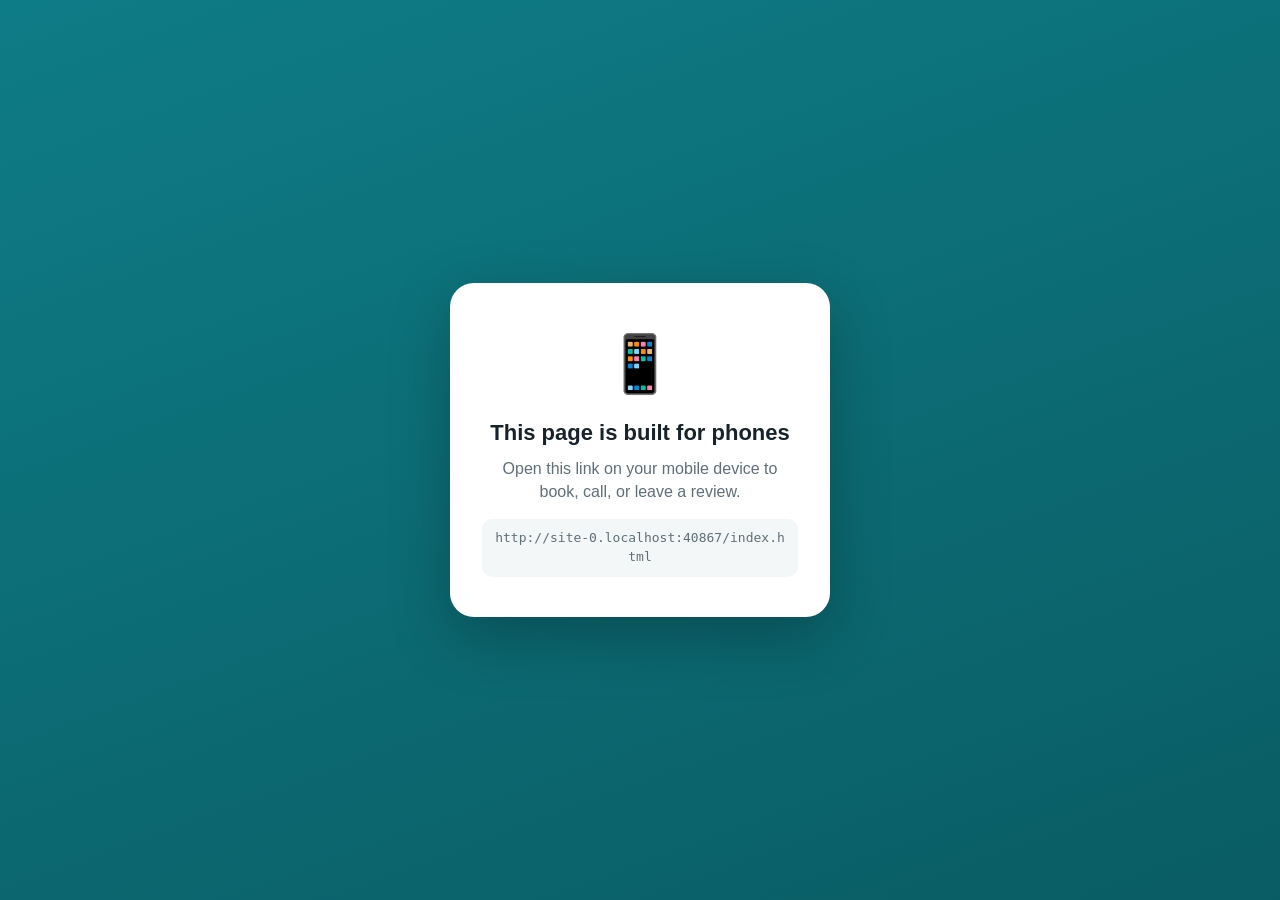
<file: index.html>
<!DOCTYPE html>
<html lang="en">
<head>
  <meta charset="utf-8">
  <meta name="viewport" content="width=device-width, initial-scale=1, viewport-fit=cover">
  <meta name="theme-color" content="#0e7c86">
  <meta name="description" content="Book a dental appointment, call the clinic, or leave a review. Mobile-only patient page.">
  <title>BrightSmile Dental</title>
  <link rel="stylesheet" href="styles.css">
</head>
<body>

<!-- Shown only on tablets and desktops -->
<div class="desktop-gate" role="dialog" aria-label="Mobile only">
  <div class="gate-card">
    <div class="gate-icon">📱</div>
    <h1>This page is built for phones</h1>
    <p>Open this link on your mobile device to book, call, or leave a review.</p>
    <p class="gate-url" id="gate-url"></p>
  </div>
</div>

<main class="app">

  <!-- Header -->
  <header class="hero">
    <div class="brand">
      <span class="logo" aria-hidden="true">🦷</span>
      <div>
        <h1 id="practice-name">BrightSmile Dental</h1>
        <p class="tagline" id="practice-tagline">Gentle, modern dentistry for the whole family</p>
      </div>
    </div>
    <div class="rating" id="rating-pill" aria-label="Google rating">
      <span class="stars" aria-hidden="true">★★★★★</span>
      <span id="rating-text">4.9 · 312 Google reviews</span>
    </div>
    <p class="open-status" id="open-status"></p>
  </header>

  <!-- Primary actions -->
  <section class="actions" aria-label="Quick actions">
    <a class="btn btn-primary" id="call-btn" href="#">
      <span class="btn-icon" aria-hidden="true">📞</span>
      <span>Call now</span>
    </a>
    <a class="btn" href="#book">
      <span class="btn-icon" aria-hidden="true">📅</span>
      <span>Book appointment</span>
    </a>
    <a class="btn" id="whatsapp-btn" href="#">
      <span class="btn-icon" aria-hidden="true">💬</span>
      <span>WhatsApp us</span>
    </a>
    <a class="btn" id="directions-btn" href="#">
      <span class="btn-icon" aria-hidden="true">📍</span>
      <span>Directions</span>
    </a>
  </section>

  <!-- Offer -->
  <section class="card offer" id="offer-card">
    <p class="offer-badge">New patient offer</p>
    <h2 id="offer-title">Exam, X-rays &amp; cleaning</h2>
    <p id="offer-text">Mention this page when you book. Valid for first-time patients only.</p>
    <a class="link" href="#book">Claim offer →</a>
  </section>

  <!-- Services -->
  <section class="card" aria-labelledby="services-heading">
    <h2 id="services-heading">Services</h2>
    <ul class="chips" id="services-list"></ul>
  </section>

  <!-- Booking -->
  <section class="card" id="book" aria-labelledby="book-heading">
    <h2 id="book-heading">Request an appointment</h2>
    <p class="muted">We text you back within one business hour to confirm.</p>

    <form id="book-form" novalidate>
      <label>
        <span>Your name</span>
        <input type="text" name="name" autocomplete="name" required placeholder="Jane Doe">
      </label>

      <label>
        <span>Mobile number</span>
        <input type="tel" name="phone" autocomplete="tel" inputmode="tel" required placeholder="+1 555 123 4567">
      </label>

      <label>
        <span>Service</span>
        <select name="service" id="service-select" required></select>
      </label>

      <div class="row">
        <label>
          <span>Preferred date</span>
          <input type="date" name="date" required>
        </label>
        <label>
          <span>Time</span>
          <select name="time" required>
            <option value="Morning">Morning</option>
            <option value="Afternoon">Afternoon</option>
            <option value="Evening">Evening</option>
          </select>
        </label>
      </div>

      <label>
        <span>Anything we should know? <em>(optional)</em></span>
        <textarea name="notes" rows="2" placeholder="Tooth pain, insurance, new patient…"></textarea>
      </label>

      <label class="check">
        <input type="checkbox" name="newPatient" checked>
        <span>I am a new patient</span>
      </label>

      <p class="error" id="form-error" role="alert" hidden></p>

      <button type="submit" class="btn btn-primary btn-block">
        <span class="btn-icon" aria-hidden="true">✉️</span>
        <span>Send request by text</span>
      </button>
      <p class="muted tiny">Opens your messaging app with the details pre-filled. No data is sent until you tap send.</p>
    </form>

    <div class="success" id="book-success" hidden>
      <div class="success-icon" aria-hidden="true">✅</div>
      <h3>Request ready to send</h3>
      <p>If your messaging app didn't open, tap below.</p>
      <a class="btn btn-primary btn-block" id="resend-btn" href="#">Open messaging app</a>
      <button type="button" class="link-btn" id="reset-btn">Start over</button>
    </div>
  </section>

  <!-- Reviews -->
  <section class="card review" id="review" aria-labelledby="review-heading">
    <h2 id="review-heading">Been in recently?</h2>
    <p class="muted">Reviews help neighbours find us. It takes about 30 seconds.</p>
    <a class="btn btn-google btn-block" id="review-btn" href="#" target="_blank" rel="noopener">
      <span class="btn-icon" aria-hidden="true">
        <svg width="18" height="18" viewBox="0 0 48 48" aria-hidden="true"><path fill="#EA4335" d="M24 9.5c3.5 0 6.6 1.2 9 3.5l6.7-6.7C35.6 2.5 30.2 0 24 0 14.6 0 6.5 5.4 2.6 13.3l7.8 6C12.3 13.5 17.7 9.5 24 9.5z"/><path fill="#4285F4" d="M46.5 24.5c0-1.6-.1-3.1-.4-4.5H24v9h12.7c-.6 3-2.3 5.5-4.8 7.2l7.5 5.8c4.4-4 7.1-10 7.1-17.5z"/><path fill="#FBBC05" d="M10.4 28.7c-.5-1.5-.8-3-.8-4.7s.3-3.2.8-4.7l-7.8-6C.9 16.5 0 20.1 0 24s.9 7.5 2.6 10.7l7.8-6z"/><path fill="#34A853" d="M24 48c6.2 0 11.6-2 15.4-5.6l-7.5-5.8c-2.1 1.4-4.8 2.2-7.9 2.2-6.3 0-11.7-4-13.6-9.7l-7.8 6C6.5 42.6 14.6 48 24 48z"/></svg>
      </span>
      <span>Leave a Google review</span>
    </a>
    <button type="button" class="link-btn" id="feedback-toggle">Something we could do better? Tell us privately</button>

    <form id="feedback-form" hidden>
      <label>
        <span>Your feedback</span>
        <textarea name="feedback" rows="3" required placeholder="Tell us what happened…"></textarea>
      </label>
      <button type="submit" class="btn btn-block">Send to the practice manager</button>
    </form>
  </section>

  <!-- Hours and location -->
  <section class="card" aria-labelledby="hours-heading">
    <h2 id="hours-heading">Hours &amp; location</h2>
    <address id="address"></address>
    <table class="hours" id="hours-table"></table>
  </section>

  <footer class="foot">
    <p id="footer-text"></p>
  </footer>
</main>

<!-- Sticky bottom bar -->
<nav class="tabbar" aria-label="Primary">
  <a href="#" id="tab-call"><span aria-hidden="true">📞</span>Call</a>
  <a href="#book"><span aria-hidden="true">📅</span>Book</a>
  <a href="#review"><span aria-hidden="true">⭐</span>Review</a>
  <a href="#" id="tab-map"><span aria-hidden="true">📍</span>Map</a>
</nav>

<script src="app.js"></script>
</body>
</html>
</file>
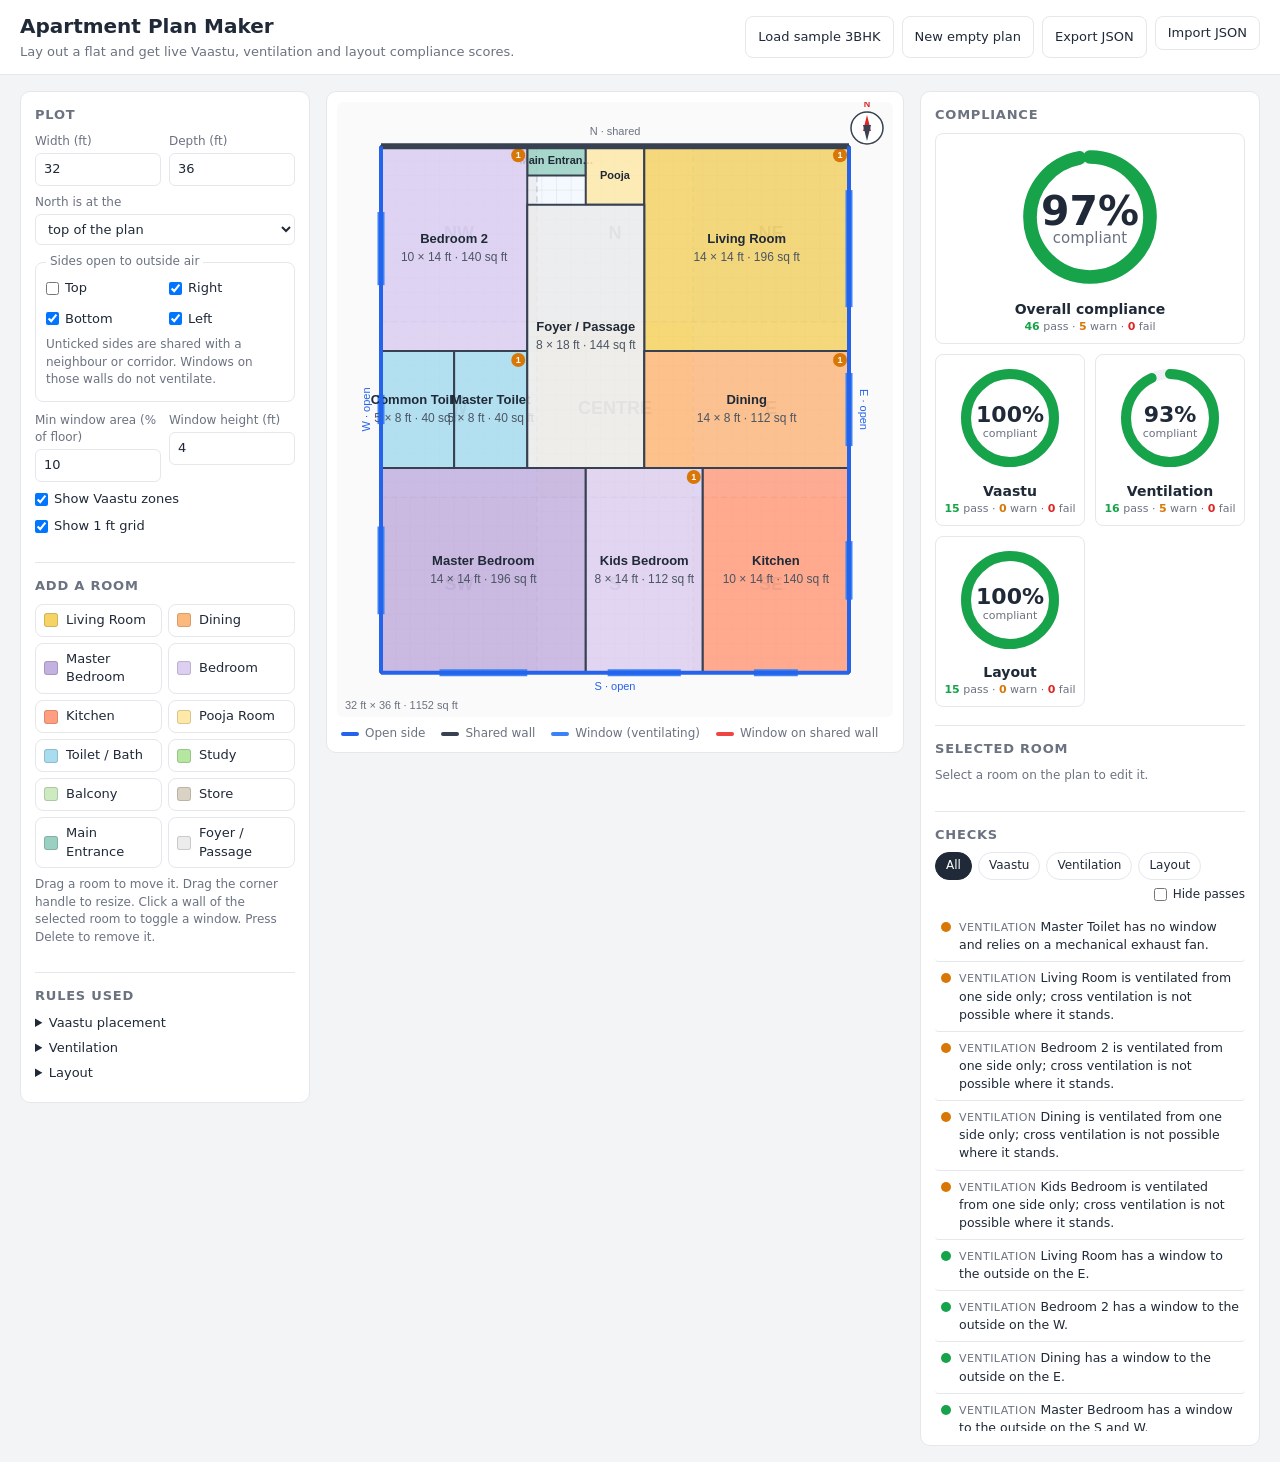
<file: planner/index.html>
<!DOCTYPE html>
<html lang="en">
<head>
  <meta charset="utf-8">
  <meta name="viewport" content="width=device-width, initial-scale=1">
  <title>Apartment Plan Maker</title>
  <meta name="description" content="Draw an apartment floor plan and check it for Vaastu, ventilation and layout compliance.">
  <link rel="stylesheet" href="planner.css">
</head>
<body>
  <header class="topbar">
    <div class="brand">
      <h1>Apartment Plan Maker</h1>
      <p class="tagline">Lay out a flat and get live Vaastu, ventilation and layout compliance scores.</p>
    </div>
    <div class="topbar-actions">
      <button id="btn-sample" type="button">Load sample 3BHK</button>
      <button id="btn-clear" type="button">New empty plan</button>
      <button id="btn-export" type="button">Export JSON</button>
      <label class="btn file-btn">Import JSON<input type="file" id="file-import" accept="application/json,.json" hidden></label>
    </div>
  </header>

  <main class="layout">
    <aside class="panel panel-left">
      <section>
        <h2>Plot</h2>
        <div class="field-row">
          <label>Width (ft)<input id="plot-w" type="number" min="8" max="200" step="0.5"></label>
          <label>Depth (ft)<input id="plot-h" type="number" min="8" max="200" step="0.5"></label>
        </div>
        <label>North is at the
          <select id="plot-north">
            <option value="top">top of the plan</option>
            <option value="right">right of the plan</option>
            <option value="bottom">bottom of the plan</option>
            <option value="left">left of the plan</option>
          </select>
        </label>
        <fieldset>
          <legend>Sides open to outside air</legend>
          <div class="open-grid">
            <label class="check"><input type="checkbox" id="open-top"> Top</label>
            <label class="check"><input type="checkbox" id="open-right"> Right</label>
            <label class="check"><input type="checkbox" id="open-bottom"> Bottom</label>
            <label class="check"><input type="checkbox" id="open-left"> Left</label>
          </div>
          <p class="hint">Unticked sides are shared with a neighbour or corridor. Windows on those walls do not ventilate.</p>
        </fieldset>
        <div class="field-row">
          <label>Min window area (% of floor)<input id="vent-ratio" type="number" min="1" max="50" step="1"></label>
          <label>Window height (ft)<input id="win-h" type="number" min="1" max="10" step="0.5"></label>
        </div>
        <label class="check"><input type="checkbox" id="show-zones" checked> Show Vaastu zones</label>
        <label class="check"><input type="checkbox" id="show-grid" checked> Show 1 ft grid</label>
      </section>

      <section>
        <h2>Add a room</h2>
        <div id="room-palette" class="palette"></div>
        <p class="hint">Drag a room to move it. Drag the corner handle to resize. Click a wall of the selected room to toggle a window. Press Delete to remove it.</p>
      </section>

      <section>
        <h2>Rules used</h2>
        <details>
          <summary>Vaastu placement</summary>
          <ul id="rules-vaastu" class="rules"></ul>
        </details>
        <details>
          <summary>Ventilation</summary>
          <ul class="rules">
            <li>Every habitable room and the kitchen needs a window on a wall that is open to outside air.</li>
            <li>Window area must be at least the configured share of the floor area (default 10%).</li>
            <li>Windows on two different exterior walls earn credit for cross ventilation.</li>
            <li>Toilets need an exterior window, or a mechanical exhaust as a fallback.</li>
            <li>The flat should have at least two open sides.</li>
          </ul>
        </details>
        <details>
          <summary>Layout</summary>
          <ul class="rules">
            <li>Rooms must stay inside the plot and must not overlap.</li>
            <li>Minimum areas: living 120, master bedroom 120, bedroom 100, study 60, kitchen 50, toilet 18 sq ft.</li>
            <li>A plan needs a living room, a kitchen, a bedroom, a toilet and a main entrance.</li>
            <li>At least 5% of the plot should remain for circulation (passages count).</li>
          </ul>
        </details>
      </section>
    </aside>

    <section class="canvas-wrap">
      <canvas id="plan" aria-label="Floor plan editor"></canvas>
      <div class="legend" id="legend"></div>
    </section>

    <aside class="panel panel-right">
      <section>
        <h2>Compliance</h2>
        <div class="gauges" id="gauges"></div>
      </section>
      <section>
        <h2>Selected room</h2>
        <div id="props-body"><p class="hint">Select a room on the plan to edit it.</p></div>
      </section>
      <section>
        <h2>Checks</h2>
        <div class="filters" id="filters">
          <button type="button" data-filter="all" class="active">All</button>
          <button type="button" data-filter="vaastu">Vaastu</button>
          <button type="button" data-filter="ventilation">Ventilation</button>
          <button type="button" data-filter="layout">Layout</button>
          <label class="check small"><input type="checkbox" id="hide-pass"> Hide passes</label>
        </div>
        <ul id="issues" class="issues"></ul>
      </section>
    </aside>
  </main>

  <script src="app.js"></script>
</body>
</html>
</file>
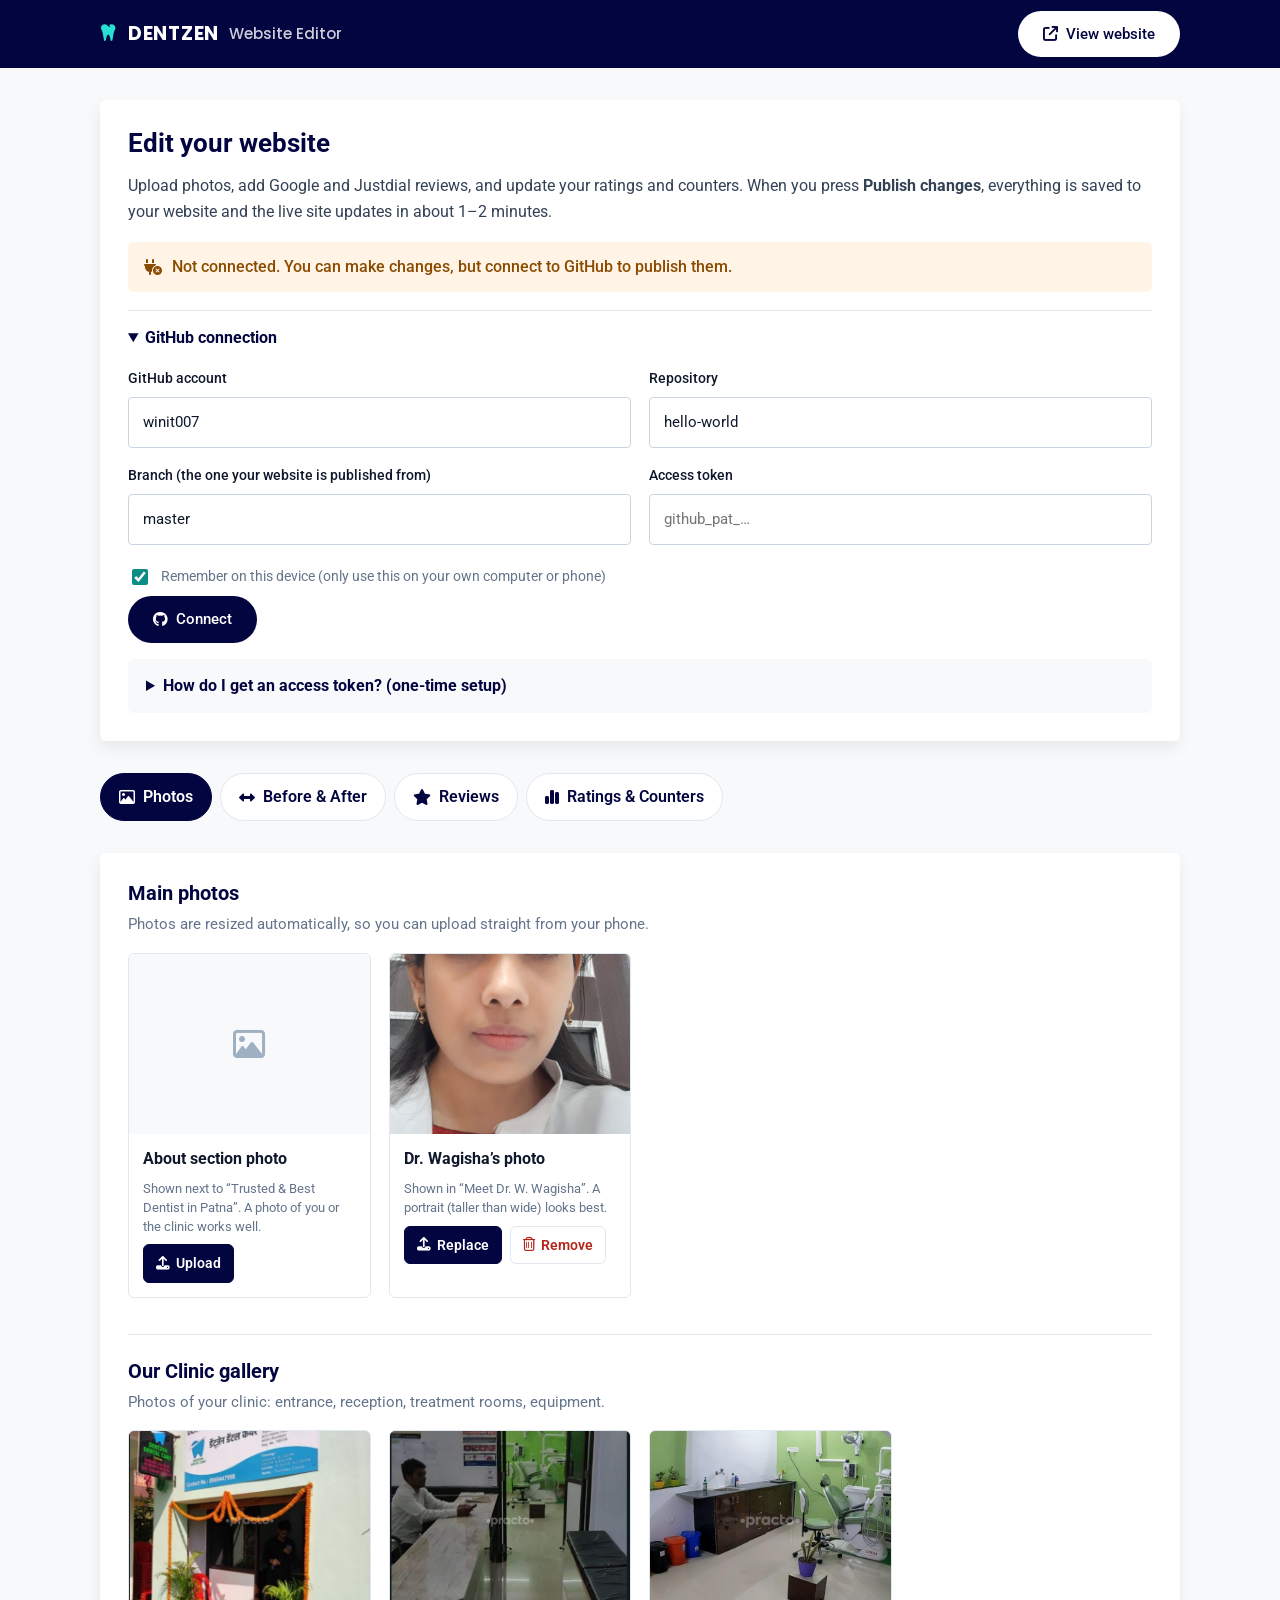
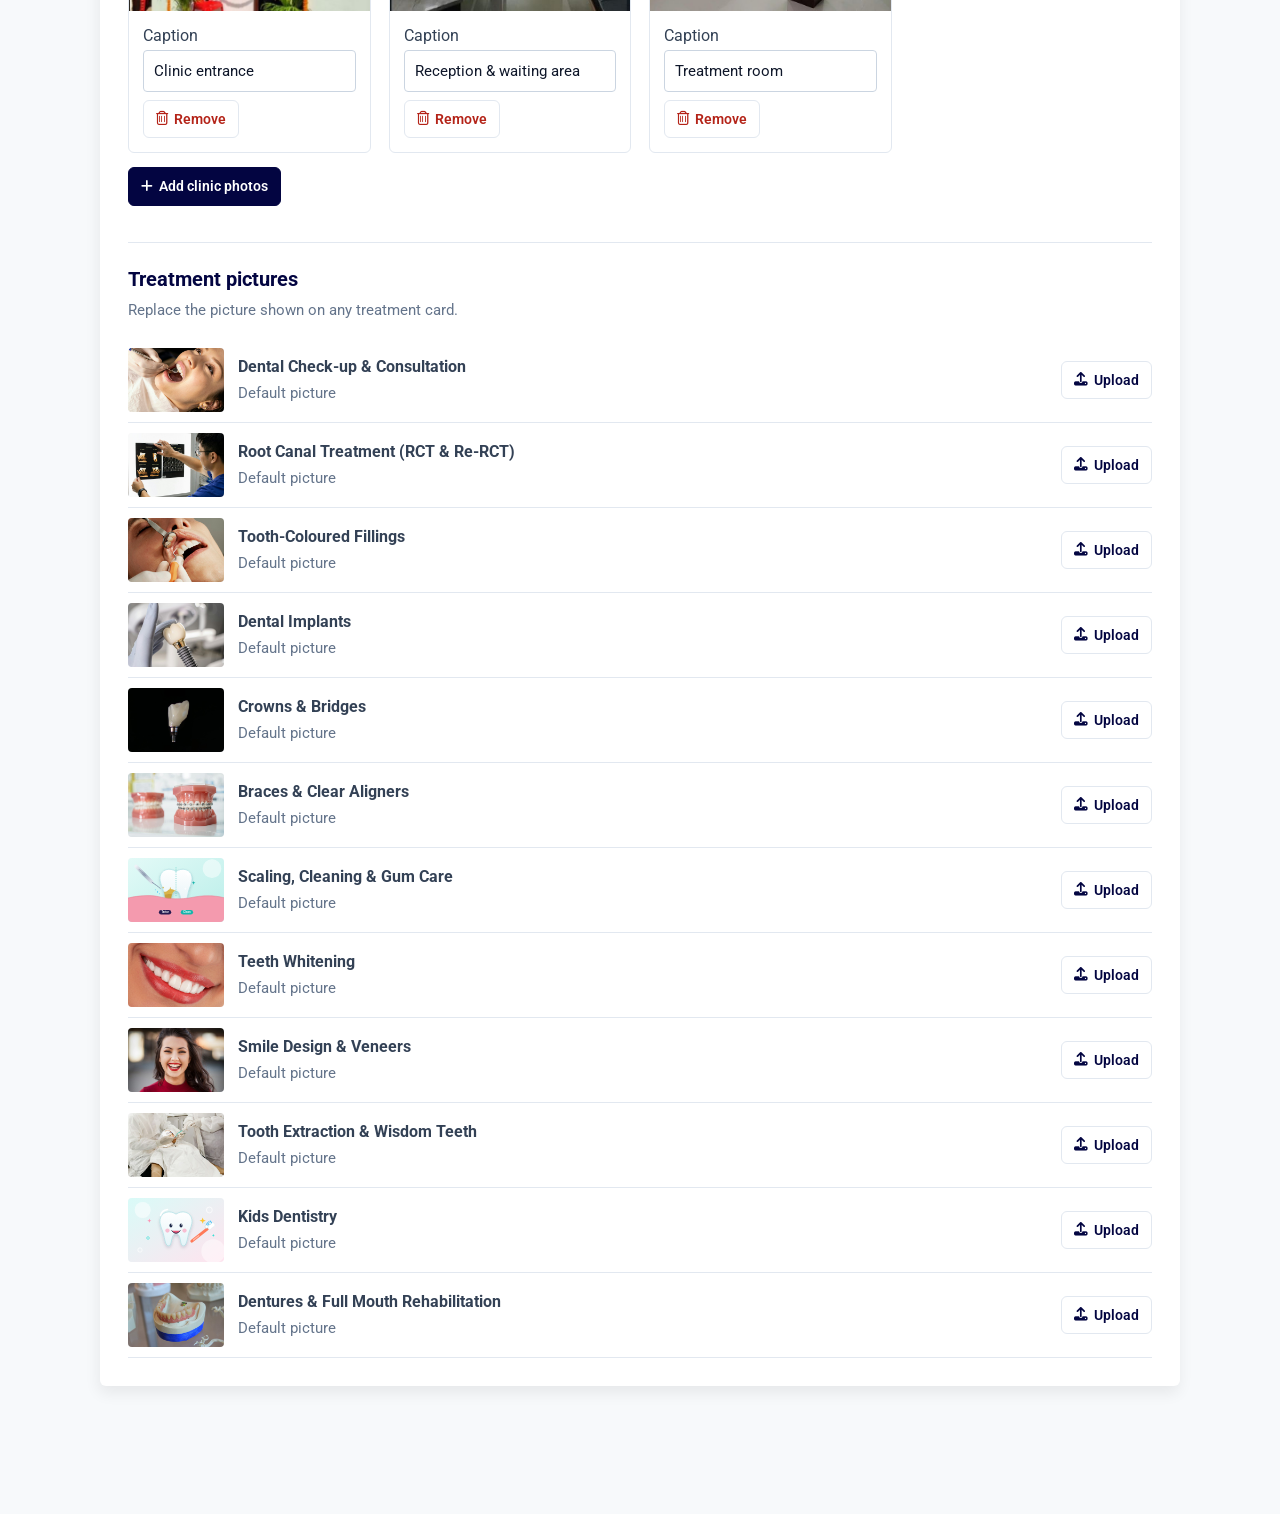
<file: admin.html>
<!DOCTYPE html>
<html lang="en">
<head>
  <meta charset="utf-8">
  <meta name="viewport" content="width=device-width, initial-scale=1">
  <meta name="robots" content="noindex, nofollow">
  <title>DENTZEN Website Editor</title>
  <link rel="icon" type="image/svg+xml" href="images/favicon.svg">
  <link rel="preconnect" href="https://fonts.googleapis.com">
  <link rel="preconnect" href="https://fonts.gstatic.com" crossorigin>
  <link rel="stylesheet" href="https://fonts.googleapis.com/css2?family=Poppins:wght@500;600;700;800&family=Roboto:wght@400;500;700&display=swap">
  <link rel="stylesheet" href="https://cdnjs.cloudflare.com/ajax/libs/font-awesome/6.5.2/css/all.min.css" referrerpolicy="no-referrer">
  <link rel="stylesheet" href="assets/css/style.css">
  <link rel="stylesheet" href="assets/css/admin.css">
</head>
<body class="admin">

<header class="adm-top">
  <div class="adm-wrap adm-top-in">
    <a href="index.html" class="adm-brand"><i class="fa-solid fa-tooth"></i> DENTZEN <span>Website Editor</span></a>
    <a href="index.html" class="btn btn-white" target="_blank" rel="noopener"><i class="fa-solid fa-arrow-up-right-from-square"></i> View website</a>
  </div>
</header>

<main class="adm-wrap adm-main">

  <section class="adm-card">
    <h1>Edit your website</h1>
    <p>Upload photos, add Google and Justdial reviews, and update your ratings and counters. When you press <strong>Publish changes</strong>, everything is saved to your website and the live site updates in about 1–2 minutes.</p>
    <p class="adm-status" id="connStatus"><i class="fa-solid fa-plug-circle-xmark"></i> Not connected. You can make changes, but connect to GitHub to publish them.</p>

    <details class="adm-connect" id="connectBox" open>
      <summary>GitHub connection</summary>
      <div class="adm-fields">
        <div class="field"><label for="ghOwner">GitHub account</label><input id="ghOwner" value="winit007" autocomplete="off"></div>
        <div class="field"><label for="ghRepo">Repository</label><input id="ghRepo" value="hello-world" autocomplete="off"></div>
        <div class="field"><label for="ghBranch">Branch (the one your website is published from)</label><input id="ghBranch" value="master" autocomplete="off"></div>
        <div class="field"><label for="ghToken">Access token</label><input id="ghToken" type="password" autocomplete="off" placeholder="github_pat_…"></div>
      </div>
      <label class="consent"><input type="checkbox" id="ghRemember" checked> Remember on this device (only use this on your own computer or phone)</label>
      <div class="btn-row">
        <button type="button" class="btn btn-navy" id="connectBtn"><i class="fa-brands fa-github"></i> Connect</button>
        <button type="button" class="btn btn-link" id="forgetBtn" hidden>Disconnect &amp; forget token</button>
      </div>
      <details class="adm-help">
        <summary>How do I get an access token? (one-time setup)</summary>
        <ol>
          <li>Sign in to <a href="https://github.com" target="_blank" rel="noopener">github.com</a> and open <a href="https://github.com/settings/personal-access-tokens/new" target="_blank" rel="noopener">Settings → Developer settings → Fine-grained tokens → Generate new token</a>.</li>
          <li>Name it “DENTZEN website”, and choose an expiry date (for example 1 year).</li>
          <li>Under <strong>Repository access</strong>, choose <strong>Only select repositories</strong> and pick your website repository.</li>
          <li>Under <strong>Permissions → Repository permissions</strong>, set <strong>Contents</strong> to <strong>Read and write</strong>.</li>
          <li>Press <strong>Generate token</strong>, copy it, and paste it in the “Access token” box above.</li>
        </ol>
        <p>Keep the token private. It only gives access to your website repository, and you can delete it on GitHub at any time.</p>
      </details>
    </details>
  </section>

  <nav class="adm-tabs" role="tablist" aria-label="Sections">
    <button role="tab" aria-selected="true" data-tab="photos"><i class="fa-regular fa-image"></i> Photos</button>
    <button role="tab" aria-selected="false" data-tab="ba"><i class="fa-solid fa-left-right"></i> Before &amp; After</button>
    <button role="tab" aria-selected="false" data-tab="reviews"><i class="fa-solid fa-star"></i> Reviews</button>
    <button role="tab" aria-selected="false" data-tab="numbers"><i class="fa-solid fa-chart-simple"></i> Ratings &amp; Counters</button>
  </nav>

  <section class="adm-panel" id="tab-photos" role="tabpanel"></section>
  <section class="adm-panel" id="tab-ba" role="tabpanel" hidden></section>
  <section class="adm-panel" id="tab-reviews" role="tabpanel" hidden></section>
  <section class="adm-panel" id="tab-numbers" role="tabpanel" hidden></section>
</main>

<div class="adm-savebar" id="saveBar" hidden>
  <div class="adm-wrap adm-savebar-in">
    <span id="saveMsg"><i class="fa-solid fa-circle-exclamation"></i> You have unsaved changes</span>
    <button type="button" class="btn btn-accent" id="publishBtn"><i class="fa-solid fa-cloud-arrow-up"></i> Publish changes</button>
  </div>
</div>
<div class="adm-toast" id="toast" role="status" aria-live="polite" hidden></div>

<script src="assets/js/data.js"></script>
<script src="assets/js/content.js"></script>
<script src="assets/js/admin.js"></script>
</body>
</html>
</file>
<file: styles.css>
:root {
  --brand: #0e7c86;
  --brand-dark: #0a5c64;
  --brand-soft: #e3f4f5;
  --ink: #17232b;
  --muted: #5f6f78;
  --line: #e2e8ec;
  --bg: #f4f7f8;
  --card: #ffffff;
  --danger: #c62828;
  --radius: 16px;
  --tabbar-h: 64px;
  --safe-b: env(safe-area-inset-bottom, 0px);
}

@media (prefers-color-scheme: dark) {
  :root {
    --brand: #35b3bf;
    --brand-dark: #2a959f;
    --brand-soft: #123c40;
    --ink: #eef3f5;
    --muted: #9fb0b8;
    --line: #253239;
    --bg: #0f171b;
    --card: #17232a;
  }
}

* { box-sizing: border-box; margin: 0; padding: 0; }

html { -webkit-text-size-adjust: 100%; scroll-behavior: smooth; }

body {
  font: 16px/1.45 -apple-system, BlinkMacSystemFont, "Segoe UI", Roboto, Helvetica, Arial, sans-serif;
  color: var(--ink);
  background: var(--bg);
  -webkit-font-smoothing: antialiased;
}

/* ---------- Mobile-only gate ---------- */
.desktop-gate { display: none; }

@media (min-width: 640px) and (pointer: fine) {
  .app, .tabbar { display: none !important; }
  .desktop-gate {
    display: flex;
    align-items: center;
    justify-content: center;
    min-height: 100vh;
    padding: 24px;
    background: linear-gradient(160deg, var(--brand) 0%, var(--brand-dark) 100%);
  }
  .gate-card {
    background: var(--card);
    color: var(--ink);
    border-radius: 24px;
    padding: 40px 32px;
    max-width: 380px;
    text-align: center;
    box-shadow: 0 20px 60px rgba(0,0,0,.25);
  }
  .gate-icon { font-size: 56px; margin-bottom: 12px; }
  .gate-card h1 { font-size: 22px; margin-bottom: 8px; }
  .gate-card p { color: var(--muted); }
  .gate-url {
    margin-top: 16px;
    font-family: ui-monospace, Menlo, monospace;
    font-size: 13px;
    word-break: break-all;
    background: var(--bg);
    padding: 10px;
    border-radius: 10px;
  }
}

/* ---------- Layout ---------- */
.app {
  max-width: 480px;
  margin: 0 auto;
  padding: 0 16px calc(var(--tabbar-h) + var(--safe-b) + 24px);
}

.hero {
  padding: 24px 0 16px;
}

.brand {
  display: flex;
  align-items: center;
  gap: 12px;
}

.logo {
  display: grid;
  place-items: center;
  width: 52px;
  height: 52px;
  border-radius: 14px;
  background: var(--brand-soft);
  font-size: 28px;
  flex: none;
}

.hero h1 { font-size: 22px; line-height: 1.2; }
.tagline { color: var(--muted); font-size: 14px; margin-top: 2px; }

.rating {
  display: inline-flex;
  align-items: center;
  gap: 8px;
  margin-top: 14px;
  padding: 6px 12px;
  border-radius: 999px;
  background: var(--card);
  border: 1px solid var(--line);
  font-size: 14px;
  font-weight: 600;
}
.stars { color: #f5a623; letter-spacing: 1px; }

.open-status {
  margin-top: 10px;
  font-size: 14px;
  font-weight: 600;
}
.open-status.open { color: #1b8a3c; }
.open-status.closed { color: var(--danger); }

/* ---------- Buttons ---------- */
.btn {
  display: flex;
  align-items: center;
  justify-content: center;
  gap: 8px;
  min-height: 52px;
  padding: 12px 16px;
  border-radius: 14px;
  background: var(--card);
  color: var(--ink);
  border: 1px solid var(--line);
  font-size: 16px;
  font-weight: 600;
  text-decoration: none;
  cursor: pointer;
  -webkit-tap-highlight-color: transparent;
  transition: transform .08s ease, background .15s ease;
}
.btn:active { transform: scale(.98); }
.btn-icon { font-size: 20px; display: inline-flex; }
.btn-primary { background: var(--brand); color: #fff; border-color: var(--brand); }
.btn-primary:active { background: var(--brand-dark); }
.btn-google { background: #fff; color: #1f1f1f; border-color: #dadce0; }
.btn-block { width: 100%; }

.actions {
  display: grid;
  grid-template-columns: 1fr 1fr;
  gap: 10px;
  margin-bottom: 16px;
}
.actions .btn-primary { grid-column: 1 / -1; }

.link { color: var(--brand); font-weight: 600; text-decoration: none; }
.link-btn {
  display: block;
  width: 100%;
  margin-top: 12px;
  background: none;
  border: 0;
  color: var(--brand);
  font: inherit;
  font-size: 14px;
  font-weight: 600;
  text-align: center;
  cursor: pointer;
}

/* ---------- Cards ---------- */
.card {
  background: var(--card);
  border: 1px solid var(--line);
  border-radius: var(--radius);
  padding: 18px 16px;
  margin-bottom: 14px;
}
.card h2 { font-size: 18px; margin-bottom: 6px; }
.muted { color: var(--muted); font-size: 14px; }
.tiny { font-size: 12px; margin-top: 10px; text-align: center; }

.offer {
  background: linear-gradient(135deg, var(--brand) 0%, var(--brand-dark) 100%);
  color: #fff;
  border: 0;
}
.offer h2 { color: #fff; }
.offer p { color: rgba(255,255,255,.9); }
.offer .link { color: #fff; display: inline-block; margin-top: 8px; }
.offer-badge {
  display: inline-block;
  font-size: 12px;
  font-weight: 700;
  letter-spacing: .04em;
  text-transform: uppercase;
  background: rgba(255,255,255,.2);
  padding: 4px 10px;
  border-radius: 999px;
  margin-bottom: 8px;
}

.chips {
  list-style: none;
  display: flex;
  flex-wrap: wrap;
  gap: 8px;
  margin-top: 8px;
}
.chips li {
  font-size: 14px;
  padding: 8px 12px;
  border-radius: 999px;
  background: var(--brand-soft);
  color: var(--brand-dark);
  font-weight: 600;
}
@media (prefers-color-scheme: dark) { .chips li { color: var(--brand); } }

/* ---------- Forms ---------- */
form label { display: block; margin-top: 14px; }
form label > span {
  display: block;
  font-size: 14px;
  font-weight: 600;
  margin-bottom: 6px;
}
form label em { font-style: normal; font-weight: 400; color: var(--muted); }

input, select, textarea {
  width: 100%;
  min-height: 48px;
  padding: 12px 14px;
  font: inherit;
  font-size: 16px; /* prevents iOS zoom on focus */
  color: var(--ink);
  background: var(--bg);
  border: 1px solid var(--line);
  border-radius: 12px;
  appearance: none;
  -webkit-appearance: none;
}
textarea { resize: vertical; min-height: 72px; }
input:focus, select:focus, textarea:focus {
  outline: 2px solid var(--brand);
  outline-offset: 1px;
  border-color: var(--brand);
}
select {
  background-image: url("data:image/svg+xml,%3Csvg xmlns='http://www.w3.org/2000/svg' width='16' height='16' fill='%235f6f78' viewBox='0 0 16 16'%3E%3Cpath d='M4 6l4 4 4-4'/%3E%3C/svg%3E");
  background-repeat: no-repeat;
  background-position: right 12px center;
  padding-right: 36px;
}

.row { display: grid; grid-template-columns: 1.4fr 1fr; gap: 10px; }
.row label { margin-top: 14px; }

.check {
  display: flex !important;
  align-items: center;
  gap: 10px;
}
.check input {
  width: 22px;
  height: 22px;
  min-height: 0;
  padding: 0;
  appearance: auto;
  -webkit-appearance: auto;
  accent-color: var(--brand);
}
.check span { margin: 0 !important; font-weight: 500 !important; }

form .btn { margin-top: 18px; }

.error {
  margin-top: 12px;
  color: var(--danger);
  font-size: 14px;
  font-weight: 600;
}

.success { text-align: center; padding: 8px 0; }
.success-icon { font-size: 44px; }
.success h3 { font-size: 18px; margin: 8px 0 4px; }
.success p { color: var(--muted); font-size: 14px; margin-bottom: 14px; }

/* ---------- Hours ---------- */
address { font-style: normal; color: var(--muted); font-size: 14px; margin-bottom: 10px; }
.hours { width: 100%; border-collapse: collapse; font-size: 14px; }
.hours td { padding: 6px 0; border-top: 1px solid var(--line); }
.hours td:last-child { text-align: right; color: var(--muted); }
.hours tr.today td { font-weight: 700; color: var(--brand); }

.foot { text-align: center; color: var(--muted); font-size: 12px; padding: 12px 0; }

/* ---------- Tab bar ---------- */
.tabbar {
  position: fixed;
  left: 0; right: 0; bottom: 0;
  height: calc(var(--tabbar-h) + var(--safe-b));
  padding-bottom: var(--safe-b);
  display: grid;
  grid-template-columns: repeat(4, 1fr);
  background: var(--card);
  border-top: 1px solid var(--line);
  z-index: 10;
}
.tabbar a {
  display: flex;
  flex-direction: column;
  align-items: center;
  justify-content: center;
  gap: 2px;
  font-size: 11px;
  font-weight: 600;
  color: var(--muted);
  text-decoration: none;
  -webkit-tap-highlight-color: transparent;
}
.tabbar a span { font-size: 22px; }
.tabbar a:active { color: var(--brand); }

@media (prefers-reduced-motion: reduce) {
  html { scroll-behavior: auto; }
  .btn { transition: none; }
}
</file>
<file: planner/planner.css>
:root {
  --bg: #f3f4f6;
  --panel: #ffffff;
  --ink: #1f2937;
  --muted: #6b7280;
  --line: #e5e7eb;
  --accent: #2563eb;
  --pass: #16a34a;
  --warn: #d97706;
  --fail: #dc2626;
  --radius: 10px;
  font-family: "Segoe UI", system-ui, -apple-system, Roboto, Helvetica, Arial, sans-serif;
}

* { box-sizing: border-box; }
html, body { margin: 0; padding: 0; }
body { background: var(--bg); color: var(--ink); font-size: 14px; line-height: 1.45; }

h1 { font-size: 20px; margin: 0; }
h2 { font-size: 13px; text-transform: uppercase; letter-spacing: 0.06em; color: var(--muted); margin: 0 0 8px; }
p { margin: 0 0 8px; }
.hint { color: var(--muted); font-size: 12px; }
.tagline { color: var(--muted); margin: 2px 0 0; font-size: 13px; }

.topbar {
  display: flex; flex-wrap: wrap; align-items: center; justify-content: space-between; gap: 12px;
  padding: 12px 20px; background: var(--panel); border-bottom: 1px solid var(--line);
}
.topbar-actions { display: flex; flex-wrap: wrap; gap: 8px; }

button, .btn {
  font: inherit; font-size: 13px; padding: 7px 12px; border-radius: 8px; border: 1px solid var(--line);
  background: #fff; color: var(--ink); cursor: pointer; display: inline-block;
}
button:hover, .btn:hover { border-color: #cbd5e1; background: #f8fafc; }
button.primary { background: var(--accent); color: #fff; border-color: var(--accent); }
button.danger { color: var(--fail); border-color: #fecaca; }
button.danger:hover { background: #fef2f2; }

.layout {
  display: grid; grid-template-columns: 290px minmax(320px, 1fr) 340px; gap: 16px;
  padding: 16px 20px; align-items: start;
}
.panel { background: var(--panel); border: 1px solid var(--line); border-radius: var(--radius); padding: 14px; display: flex; flex-direction: column; gap: 18px; }
.panel section + section { border-top: 1px solid var(--line); padding-top: 14px; }

label { display: block; font-size: 12px; color: var(--muted); margin-bottom: 8px; }
label input[type=number], label select, label input[type=text] {
  display: block; width: 100%; margin-top: 3px; font: inherit; font-size: 13px; color: var(--ink);
  padding: 6px 8px; border: 1px solid var(--line); border-radius: 6px; background: #fff;
}
.field-row { display: grid; grid-template-columns: 1fr 1fr; gap: 8px; }
.check { display: flex; align-items: center; gap: 6px; color: var(--ink); font-size: 13px; }
.check input { margin: 0; }
.check.small { font-size: 12px; margin: 0; margin-left: auto; }
fieldset { border: 1px solid var(--line); border-radius: 8px; padding: 8px 10px 4px; margin: 0 0 10px; }
legend { font-size: 12px; color: var(--muted); padding: 0 4px; }
.open-grid { display: grid; grid-template-columns: 1fr 1fr; gap: 4px 8px; }

.palette { display: grid; grid-template-columns: 1fr 1fr; gap: 6px; margin-bottom: 8px; }
.palette button { display: flex; align-items: center; gap: 8px; text-align: left; padding: 6px 8px; }
.swatch { width: 14px; height: 14px; border-radius: 3px; border: 1px solid rgba(0,0,0,0.15); flex: none; }

details { margin-bottom: 6px; }
summary { cursor: pointer; font-size: 13px; }
.rules { margin: 6px 0 0; padding-left: 18px; font-size: 12px; color: var(--muted); }
.rules li { margin-bottom: 3px; }

.canvas-wrap { background: var(--panel); border: 1px solid var(--line); border-radius: var(--radius); padding: 10px; position: relative; }
#plan { width: 100%; display: block; touch-action: none; cursor: default; border-radius: 6px; }
.legend { display: flex; flex-wrap: wrap; gap: 10px 16px; font-size: 12px; color: var(--muted); padding: 8px 4px 0; }
.legend span { display: inline-flex; align-items: center; gap: 6px; }
.legend i { display: inline-block; width: 18px; height: 4px; border-radius: 2px; }

.gauges { display: grid; grid-template-columns: repeat(2, 1fr); gap: 10px; }
.gauge { text-align: center; padding: 8px 4px; border: 1px solid var(--line); border-radius: 8px; }
.gauge.big { grid-column: 1 / -1; }
.gauge svg { width: 110px; height: 110px; }
.gauge.big svg { width: 150px; height: 150px; }
.gauge .track { fill: none; stroke: #eef0f3; stroke-width: 10; }
.gauge .bar { fill: none; stroke-width: 10; stroke-linecap: round; transition: stroke-dashoffset .5s ease, stroke .3s ease; }
.gauge .value { font-size: 22px; font-weight: 700; fill: var(--ink); }
.gauge.big .value { font-size: 30px; }
.gauge .unit { font-size: 11px; fill: var(--muted); }
.gauge .title { font-weight: 600; margin-top: 2px; }
.gauge .counts { font-size: 11px; color: var(--muted); }
.gauge .counts b { font-weight: 600; }
.gauge .counts .p { color: var(--pass); }
.gauge .counts .w { color: var(--warn); }
.gauge .counts .f { color: var(--fail); }

.props .field-row { margin-bottom: 0; }
.props .walls { display: grid; grid-template-columns: 1fr 1fr; gap: 6px; margin-bottom: 8px; }
.props .wall { border: 1px solid var(--line); border-radius: 6px; padding: 6px 8px; font-size: 12px; }
.props .wall .check { margin-bottom: 4px; }
.props .wall input[type=number] { margin-top: 2px; }
.props .wall.ext { border-color: #bfdbfe; background: #eff6ff; }
.props .wall.blocked { border-color: #fecaca; background: #fef2f2; }
.props .wall small { display: block; color: var(--muted); }
.props .actions { display: flex; gap: 8px; }
.zone-badge { display: inline-block; padding: 2px 8px; border-radius: 999px; background: #eef2ff; color: #3730a3; font-size: 12px; font-weight: 600; margin-left: 6px; }

.filters { display: flex; flex-wrap: wrap; gap: 6px; margin-bottom: 8px; align-items: center; }
.filters button { padding: 4px 10px; font-size: 12px; border-radius: 999px; }
.filters button.active { background: var(--ink); color: #fff; border-color: var(--ink); }

.issues { list-style: none; margin: 0; padding: 0; max-height: 520px; overflow: auto; }
.issues li { display: flex; gap: 8px; padding: 7px 6px; border-bottom: 1px solid var(--line); font-size: 12.5px; cursor: pointer; border-radius: 4px; }
.issues li:hover { background: #f8fafc; }
.issues li.selected { background: #eff6ff; }
.issues .dot { flex: none; width: 10px; height: 10px; border-radius: 50%; margin-top: 4px; }
.issues .dot.pass { background: var(--pass); }
.issues .dot.warn { background: var(--warn); }
.issues .dot.fail { background: var(--fail); }
.issues .cat { color: var(--muted); font-size: 11px; text-transform: uppercase; letter-spacing: 0.04em; margin-right: 4px; }
.issues .empty { color: var(--muted); cursor: default; }

@media (max-width: 1100px) {
  .layout { grid-template-columns: 260px 1fr; }
  .panel-right { grid-column: 1 / -1; }
  .gauges { grid-template-columns: repeat(4, 1fr); }
  .gauge.big { grid-column: auto; }
}
@media (max-width: 720px) {
  .layout { grid-template-columns: 1fr; padding: 12px; }
  .panel-left { order: 2; }
  .canvas-wrap { order: 1; }
  .panel-right { order: 3; }
  .gauges { grid-template-columns: repeat(2, 1fr); }
  .topbar { padding: 12px; }
}
</file>
<file: assets/css/style.css>
/* =====================================================================
   DENTZEN DENTAL HOSPITAL — STYLES
   ===================================================================== */
:root {
  /* ===== COLOUR PALETTE — matched to the reference design =====
     Change these values to re-colour the whole website. */
  --dark: #030541;            /* navy: headings, doctor section, footer */
  --dark-2: #0B1270;
  --dark-rgb: 3 5 65;         /* --dark as RGB numbers, used for shadows & overlays */
  --brand: #28DFD3;           /* turquoise: header bar */
  --brand-rgb: 40 223 211;
  --brand-soft: #E6FBF9;      /* light turquoise wash */
  --primary: #0B8C84;         /* teal for text & icons on white */
  --primary-2: #21C3B9;       /* teal underline bars & accents */
  --accent: #FF6E00;          /* orange: Book Appointment buttons */
  --accent-hover: #E86300;
  --accent-2: #28DFD3;        /* light accent on navy backgrounds */
  --accent-text: #C85400;     /* orange that is readable on white */
  --accent-ink: #fff;         /* text colour on orange buttons */
  --accent-rgb: 255 110 0;
  --sand: #F1F6FF;            /* pale blue wash */
  --link: #046BD2;
  --header-bg: var(--brand);
  --header-ink: var(--dark);
  --stats-from: #61CE70;      /* green counter band */
  --stats-to: #61CE70;
  --appt-from: #A8F9F3;       /* "Expert Team" booking gradient */
  --appt-to: #7CD7D1;
  --emergency-from: #E8452C;
  --emergency-to: #FF7A00;
  --footer-bg: #030541;
  --wa: #25D366;
  --ink: #0F172A;
  --text: #334155;
  --muted: #64748B;
  --line: #E2E8F0;
  --soft: #F7F9FB;
  --white: #fff;
  --radius: 0px;
  --radius-lg: 6px;
  --shadow-sm: -1.2px 6.9px 15px rgba(0, 0, 0, .07);
  --shadow: 0 12px 30px rgba(0, 0, 0, .10);
  --shadow-lg: 0 20px 50px rgba(0, 0, 0, .18);
  --font-head: -apple-system, BlinkMacSystemFont, "Segoe UI", Roboto, Oxygen-Sans, Ubuntu, Cantarell, "Helvetica Neue", sans-serif;
  --font-body: -apple-system, BlinkMacSystemFont, "Segoe UI", Roboto, Oxygen-Sans, Ubuntu, Cantarell, "Helvetica Neue", sans-serif;
  --font-nav: 'Poppins', sans-serif;
  --header-h: 150px;
}

*, *::before, *::after { box-sizing: border-box; }
html { scroll-behavior: smooth; scroll-padding-top: calc(var(--header-h) + 12px); -webkit-text-size-adjust: 100%; }
body { margin: 0; font-family: var(--font-body); font-size: 16px; line-height: 1.65; color: var(--text); background: var(--white); overflow-x: hidden; }
img, svg { max-width: 100%; display: block; }
a { color: var(--primary); text-decoration: none; }
a:hover { color: var(--dark); }
h1, h2, h3, h4 { font-family: var(--font-head); color: var(--ink); line-height: 1.25; margin: 0 0 .5em; }
p { margin: 0 0 1em; }
ul, ol { margin: 0; padding: 0; list-style: none; }
button { font: inherit; cursor: pointer; }
[hidden] { display: none !important; }
:focus-visible { outline: 3px solid var(--accent); outline-offset: 2px; }
.svg-defs { position: absolute; width: 0; height: 0; overflow: hidden; }
.container { width: min(1200px, 100% - 40px); margin-inline: auto; }
.container.narrow { width: min(900px, 100% - 40px); }
.muted { color: var(--muted); }
.skip-link { position: absolute; left: -999px; top: 8px; z-index: 999; background: var(--dark); color: #fff; padding: 10px 16px; border-radius: 8px; }
.skip-link:focus { left: 8px; color: #fff; }
.noscript { position: fixed; bottom: 0; left: 0; right: 0; background: var(--accent); color: var(--accent-ink); text-align: center; padding: 10px; z-index: 999; }

/* ---------- Buttons ---------- */
.btn { display: inline-flex; align-items: center; justify-content: center; gap: .55em; padding: .8em 1.5em; border-radius: 25px; border: 2px solid transparent; font-family: var(--font-body); font-weight: 500; font-size: .95rem; line-height: 1.2; text-align: center; transition: transform .2s, box-shadow .2s, background .2s, color .2s; white-space: nowrap; }
.btn:hover { transform: translateY(-2px); }
.btn-lg { padding: 1em 1.8em; font-size: 1rem; }
.btn-block { width: 100%; }
.btn-accent { background: var(--accent); color: var(--accent-ink); }
.btn-accent:hover { background: var(--accent-hover); color: var(--accent-ink); }
.btn-gradient { background: linear-gradient(90deg, #0D3B87 0%, #2F8FC0 55%, #8ADFE0 100%); color: #fff; border-radius: 2px; font-family: var(--font-nav); font-weight: 600; text-transform: uppercase; letter-spacing: .05em; }
.btn-gradient:hover { color: #fff; box-shadow: 6px 6px 10px rgba(0, 0, 0, .3); }
.btn-navy { background: var(--dark); color: #fff; }
.btn-navy:hover { background: var(--dark-2); color: #fff; }
.btn-white { background: #fff; color: var(--dark); }
.btn-white:hover { color: var(--dark); box-shadow: 0 10px 24px rgba(0, 0, 0, .18); }
.btn-wa { background: var(--wa); color: #fff; }
.btn-wa:hover { background: #1EBE5A; color: #fff; }
.btn-outline-wa { border-color: var(--wa); color: #128C4A; background: #fff; }
.btn-outline-wa:hover { background: var(--wa); color: #fff; }
.btn-ghost { border-color: var(--dark); color: var(--dark); background: transparent; }
.btn-ghost:hover { background: var(--dark); color: #fff; }
.btn-outline-light { border-color: rgba(255, 255, 255, .6); color: #fff; }
.btn-outline-light:hover { background: #fff; color: var(--dark); }
.btn-white-outline { border-color: rgba(255, 255, 255, .7); color: #fff; }
.btn-white-outline:hover { background: #fff; color: var(--dark); }
.btn-insta { background: linear-gradient(45deg, #F58529, #DD2A7B, #8134AF); color: #fff; }
.btn-insta:hover { color: #fff; }
.btn-link { padding-inline: .2em; color: var(--dark); background: none; border: 0; }
.btn-link:hover { color: var(--primary); transform: none; }
.btn-row { display: flex; flex-wrap: wrap; gap: 12px; align-items: center; }
.btn-row.center { justify-content: center; }

/* ---------- Typography helpers ---------- */
.eyebrow { display: inline-flex; align-items: center; gap: 10px; font-family: var(--font-nav); font-weight: 600; font-size: .95rem; letter-spacing: .06em; text-transform: uppercase; color: var(--dark); margin-bottom: .6em; }
.eyebrow.dark { color: var(--dark); }
.section { padding: 96px 0; }
.section-head { text-align: center; max-width: 760px; margin: 0 auto 52px; }
.section-title { font-size: clamp(1.6rem, 3vw, 1.9rem); font-weight: 700; color: var(--dark); position: relative; padding-bottom: 16px; margin-bottom: 20px; text-wrap: balance; }
.section-title::after { content: ""; position: absolute; left: 50%; bottom: 0; transform: translateX(-50%); width: min(340px, 50%); height: 4px; background: var(--primary-2); }
.section-title.left::after { left: 0; transform: none; }
.section-title.light { color: #fff; text-align: center; }
.section-sub { font-size: 1rem; color: var(--text); margin: 0; }

/* ---------- Open / closed status pill ---------- */
.open-status { display: inline-flex; align-items: center; gap: 7px; font-size: .8rem; font-weight: 500; padding: 3px 10px; border-radius: 999px; background: rgba(255, 255, 255, .1); white-space: nowrap; }
.open-status .dot { width: 8px; height: 8px; border-radius: 50%; background: #9AA6B8; }
.open-status.is-open .dot { background: #3BE07A; box-shadow: 0 0 0 0 rgba(59, 224, 122, .7); animation: pulse-dot 2s infinite; }
.open-status.is-closed .dot { background: #FF6B6B; }
@keyframes pulse-dot { 70% { box-shadow: 0 0 0 7px rgba(59, 224, 122, 0); } 100% { box-shadow: 0 0 0 0 rgba(59, 224, 122, 0); } }

/* ---------- Header ---------- */
.site-header { position: sticky; top: 0; z-index: 100; background: var(--header-bg); transition: box-shadow .3s; }
.site-header.scrolled { box-shadow: 0 8px 28px rgb(var(--dark-rgb) / .18); }
.header-inner { display: flex; align-items: center; justify-content: space-between; gap: 28px; min-height: 150px; width: min(1320px, 100% - 40px); }
.brand { display: inline-flex; align-items: center; gap: 10px; color: var(--header-ink); flex-shrink: 0; }
.brand:hover { color: var(--header-ink); }
.brand-mark { width: 64px; height: 64px; filter: drop-shadow(0 4px 6px rgb(var(--dark-rgb) / .18)); }
.brand-text { display: flex; flex-direction: column; line-height: 1; }
.brand-text strong { font-family: var(--font-nav); font-weight: 700; font-size: 2rem; letter-spacing: .05em; color: var(--dark); }
.brand-text small { font-family: var(--font-nav); font-weight: 600; font-size: .64rem; letter-spacing: .3em; color: #fff; background: var(--dark); padding: 4px 6px 3px; border-radius: 4px; margin-top: 5px; text-align: center; }
.main-nav > ul { display: flex; flex-wrap: wrap; align-items: center; row-gap: 6px; column-gap: 8px; max-width: 560px; }
.main-nav { margin-right: auto; margin-left: 40px; }
.main-nav > ul > li > a { display: inline-flex; align-items: center; gap: 6px; padding: 6px 12px; font-family: var(--font-nav); font-weight: 700; font-size: 16px; letter-spacing: 1px; white-space: nowrap; text-transform: uppercase; color: var(--header-ink); border-radius: 0; }
.main-nav > ul > li > a:hover, .main-nav > ul > li > a.active { color: #fff; }
.has-dropdown { position: relative; }
.dropdown { position: absolute; top: calc(100% + 8px); left: 0; min-width: 300px; background: #fff; border-radius: var(--radius-lg); box-shadow: var(--shadow-lg); padding: 10px; opacity: 0; visibility: hidden; transform: translateY(8px); transition: .2s; }
.dropdown::before { content: ""; position: absolute; top: -10px; left: 0; right: 0; height: 10px; }
.has-dropdown:hover .dropdown, .has-dropdown:focus-within .dropdown, .has-dropdown.open .dropdown { opacity: 1; visibility: visible; transform: none; }
.dropdown a { display: flex; align-items: center; gap: 10px; padding: 8px 12px; border-radius: 8px; color: var(--ink); font-size: .92rem; }
.dropdown a:hover { background: var(--brand-soft); color: var(--primary); }
.dropdown svg { width: 22px; height: 22px; color: var(--primary); flex-shrink: 0; }
.nav-cta-mobile { display: none; }
.header-actions { display: flex; align-items: center; gap: 22px; }
.btn-book { padding: 20px 24px; font-size: 18px; line-height: 1; }
.dropdown-sm { min-width: 220px; }
.dropdown-sm i { width: 22px; text-align: center; color: var(--primary); }
.icon-btn { width: 44px; height: 44px; border-radius: 50%; display: grid; place-items: center; font-size: 1.35rem; transition: transform .2s; }
.icon-btn:hover { transform: scale(1.08); }
.icon-wa { width: auto; background: none; color: #1EBE5A; font-size: 4rem; }
.icon-wa:hover { color: #1EBE5A; }
.icon-call { width: 80px; height: 80px; background: var(--dark); color: #fff; font-size: 1.9rem; }
.icon-call:hover { color: #fff; }
.nav-toggle { display: none; width: 46px; height: 46px; border: 0; border-radius: 10px; background: var(--dark); padding: 12px 11px; flex-direction: column; justify-content: space-between; }
.nav-toggle span { display: block; height: 2.5px; background: #fff; border-radius: 2px; transition: .3s; }
.nav-toggle[aria-expanded="true"] span:nth-child(1) { transform: translateY(8.5px) rotate(45deg); }
.nav-toggle[aria-expanded="true"] span:nth-child(2) { opacity: 0; }
.nav-toggle[aria-expanded="true"] span:nth-child(3) { transform: translateY(-8.5px) rotate(-45deg); }

/* ---------- Hero slider ---------- */
.hero { position: relative; overflow: hidden; background: linear-gradient(115deg, #FFFFFF 0%, #F5FBFD 45%, #DDF6F4 100%); }
.hero-waves { position: absolute; inset: 0; pointer-events: none; background:
  radial-gradient(1200px 500px at -10% 110%, rgb(var(--brand-rgb) / .16), transparent 60%),
  radial-gradient(700px 400px at 105% -10%, rgb(var(--dark-rgb) / .07), transparent 60%),
  repeating-radial-gradient(circle at 0% 100%, transparent 0 38px, rgb(var(--brand-rgb) / .07) 38px 39px); }
.slides { display: grid; }
.slide { position: relative; grid-area: 1 / 1; opacity: 0; visibility: hidden; transition: opacity .8s ease, visibility .8s; }
.slide-photo { position: absolute; top: 0; right: 0; bottom: 0; width: 56%; background-size: cover; background-position: center; -webkit-mask-image: linear-gradient(90deg, transparent 0, #000 30%); mask-image: linear-gradient(90deg, transparent 0, #000 30%); }
.slide.is-active .slide-photo { animation: hero-zoom 7s ease-out both; }
@keyframes hero-zoom { from { transform: scale(1.06); } to { transform: none; } }
.slide-text { position: relative; z-index: 1; }
.slide.is-active { opacity: 1; visibility: visible; }
.slide-inner { display: grid; grid-template-columns: minmax(0, 620px); align-items: center; min-height: 560px; padding: 56px 0 80px; }
.slide-text h1, .slide-text h2 { font-family: var(--font-nav); font-size: clamp(2.1rem, 4.4vw, 3.4rem); font-weight: 700; color: var(--dark); letter-spacing: -.01em; margin-bottom: .4em; }
.hl { background: linear-gradient(90deg, var(--primary), var(--primary-2)); -webkit-background-clip: text; background-clip: text; color: transparent; }
.lead { font-size: 1.12rem; max-width: 560px; margin-bottom: 1.6em; }
.slide.is-active .slide-text > * { animation: rise .8s both; }
.slide.is-active .slide-text > *:nth-child(2) { animation-delay: .08s; }
.slide.is-active .slide-text > *:nth-child(3) { animation-delay: .16s; }
.slide.is-active .slide-text > *:nth-child(4) { animation-delay: .24s; }
.slide.is-active .slide-text > *:nth-child(5) { animation-delay: .32s; }
@keyframes rise { from { opacity: 0; transform: translateY(22px); } to { opacity: 1; transform: none; } }
.hero-points { display: flex; flex-wrap: wrap; align-items: center; gap: 10px 22px; margin-top: 26px; font-weight: 500; color: var(--ink); }
.hero-points .open-status { background: #fff; color: var(--ink); font-size: .85rem; padding: 6px 14px; box-shadow: var(--shadow-sm); }
.hero-points i { color: var(--primary-2); margin-right: 4px; }
.slide-art { position: relative; max-width: 500px; justify-self: center; width: 100%; }
.slide.is-active .slide-art svg { animation: zoom-in 1s both; }
@keyframes zoom-in { from { opacity: 0; transform: scale(.92); } to { opacity: 1; transform: none; } }
.float-card { position: absolute; display: flex; align-items: center; gap: 12px; background: #fff; padding: 12px 18px 12px 12px; border-radius: 16px; box-shadow: var(--shadow); animation: float 5s ease-in-out infinite; }
.float-card i { width: 42px; height: 42px; display: grid; place-items: center; border-radius: 12px; background: var(--brand-soft); color: var(--primary); font-size: 1.15rem; }
.float-card strong { display: block; font-family: var(--font-nav); font-size: .92rem; color: var(--dark); line-height: 1.2; }
.float-card span { font-size: .78rem; color: var(--muted); }
.fc-1 { top: 14%; left: -4%; }
.fc-2 { bottom: 12%; right: -2%; animation-delay: -2.5s; }
@keyframes float { 50% { transform: translateY(-12px); } }
.slider-arrow { position: absolute; top: 50%; transform: translateY(-50%); width: 48px; height: 48px; border-radius: 50%; border: 0; background: #fff; color: var(--dark); box-shadow: var(--shadow); font-size: 1.2rem; z-index: 3; transition: .2s; }
.slider-arrow:hover { background: var(--dark); color: #fff; }
.slider-arrow.prev { left: 18px; }
.slider-arrow.next { right: 18px; }
.slider-dots { position: absolute; left: 50%; bottom: 28px; transform: translateX(-50%); display: flex; gap: 10px; z-index: 3; }
.slider-dots button { width: 10px; height: 10px; border-radius: 50%; border: 0; padding: 0; background: rgba(0, 0, 0, .2); transition: .3s; }
.slider-dots button[aria-selected="true"] { background: var(--link); }

/* ---------- Stats band ---------- */
.stats { background: linear-gradient(95deg, var(--stats-from) 0%, var(--stats-to) 100%); }
.stats-grid { display: flex; flex-wrap: wrap; justify-content: center; }
.stat { flex: 0 0 20%; min-width: 0; display: flex; align-items: center; gap: 12px; padding: 22px 16px; outline: 1px solid rgba(255, 255, 255, .8); outline-offset: -1px; color: #fff; }
.stat-ic.is-svg svg { width: 32px; height: 32px; fill: none; stroke: currentColor; stroke-width: 2.4; stroke-linecap: round; stroke-linejoin: round; }
.stat-badge { font-family: var(--font-nav); font-weight: 800; font-size: 1.05rem; color: #F57C00; letter-spacing: -.02em; }
.stat-badge.sm { font-size: .7rem; color: #0FA5D8; }
.stat-ic { width: 54px; height: 54px; flex-shrink: 0; display: grid; place-items: center; border-radius: 10px; background: #fff; color: var(--dark); font-size: 1.5rem; }
.stat:nth-child(even) .stat-ic { color: #E53935; }
.stat-num { font-family: var(--font-head); font-weight: 600; font-size: 1.6rem; line-height: 1.2; white-space: nowrap; }
.stat-label { font-size: .92rem; line-height: 1.35; opacity: .95; }

/* ---------- About ---------- */
.about-grid { display: grid; grid-template-columns: 1fr 1.1fr; gap: 64px; align-items: center; }
.about-visual { position: relative; }
.about-photo-slot { width: 100%; aspect-ratio: 5 / 4; }
.photo-vacant { width: 100%; height: 100%; display: grid; place-content: center; justify-items: center; gap: 10px; border: 2px dashed #B7C6D6; border-radius: var(--radius-lg); background: var(--soft); color: var(--muted); font-weight: 500; }
.photo-vacant i { font-size: 2.6rem; color: #9FB0C3; }
.about-photo-slot .about-photo { height: 100%; aspect-ratio: auto; }
.about-photo { width: 100%; aspect-ratio: 5 / 3; object-fit: cover; border-radius: var(--radius-lg); box-shadow: var(--shadow); }
.about-tiles { position: relative; display: grid; grid-template-columns: 1fr 1fr; gap: 18px; }
.a-tile { background: #fff; border-radius: var(--radius); padding: 24px 20px; box-shadow: var(--shadow-sm); transition: transform .3s, box-shadow .3s; }
.a-tile:nth-child(even) { transform: translateY(26px); }
.a-tile:hover { box-shadow: var(--shadow); }
.a-tile i { width: 50px; height: 50px; display: grid; place-items: center; border-radius: 50%; background: linear-gradient(135deg, var(--primary-2), var(--brand)); color: #fff; font-size: 1.25rem; margin-bottom: 14px; }
.a-tile strong { display: block; font-family: var(--font-head); color: var(--ink); font-size: 1.05rem; }
.a-tile span { font-size: .9rem; color: var(--muted); line-height: 1.5; display: block; margin-top: 4px; }
.exp-badge { position: absolute; left: -22px; bottom: -30px; display: flex; align-items: center; gap: 10px; background: var(--dark); color: #fff; padding: 16px 22px; border-radius: var(--radius-lg); box-shadow: var(--shadow-lg); }
.exp-badge strong { font-family: var(--font-head); font-size: 2.6rem; line-height: 1; color: var(--accent); }
.exp-badge span { font-size: .85rem; line-height: 1.3; }
.check-list { display: grid; gap: 10px; margin: 6px 0 28px; }
.check-list li { display: flex; gap: 12px; align-items: flex-start; color: var(--ink); font-weight: 500; }
.check-list i { flex-shrink: 0; width: 24px; height: 24px; border-radius: 50%; display: grid; place-items: center; background: var(--brand-soft); color: var(--primary); font-size: .75rem; margin-top: 2px; }

/* ---------- Services ---------- */
.services { background: var(--soft); }
.services-grid { display: grid; grid-template-columns: repeat(auto-fill, minmax(270px, 1fr)); gap: 24px; }
.svc-card { position: relative; display: flex; flex-direction: column; background: #fff; border-radius: var(--radius); box-shadow: var(--shadow-sm); overflow: hidden; transition: transform .3s, box-shadow .3s; }
.svc-media { position: relative; height: 190px; display: grid; place-items: center; background: linear-gradient(135deg, #E6FBF9 0%, #B9F1EC 100%); overflow: hidden; }
.svc-media::before { content: ""; position: absolute; inset: 0; background: repeating-radial-gradient(circle at 0 100%, transparent 0 22px, rgba(255, 255, 255, .45) 22px 23px); }
.svc-media img { position: absolute; inset: 0; width: 100%; height: 100%; object-fit: cover; transition: transform .6s ease; }
.svc-card:hover .svc-media img { transform: scale(1.06); }
.svc-media img + .svc-ic { position: absolute; left: 16px; bottom: 14px; width: 54px; height: 54px; }
.svc-media img + .svc-ic svg { width: 32px; height: 32px; }
.svc-media .svc-ic { position: relative; width: 98px; height: 98px; border-radius: 50%; background: #fff; margin: 0; box-shadow: 0 10px 24px rgb(var(--dark-rgb) / .12); }
.svc-media .svc-ic svg { width: 56px; height: 56px; }
.svc-body { display: flex; flex-direction: column; flex: 1; padding: 28px 32px 30px; }
.svc-card::before { content: ""; position: absolute; top: 0; left: 0; right: 0; height: 4px; background: linear-gradient(90deg, var(--primary-2), var(--accent)); transform: scaleX(0); transform-origin: left; transition: transform .35s; }
.svc-card:hover { transform: translateY(-4px); box-shadow: var(--shadow); }
.svc-card:hover::before { transform: scaleX(1); }
.svc-ic { width: 68px; height: 68px; display: grid; place-items: center; border-radius: 20px; background: var(--brand-soft); color: var(--primary); margin-bottom: 18px; transition: .3s; }
.svc-ic svg { width: 40px; height: 40px; fill: none; stroke: currentColor; stroke-width: 2; stroke-linecap: round; stroke-linejoin: round; }
.svc-card:hover .svc-media .svc-ic { background: var(--primary-2); color: #fff; }
.svc-card h3 { font-size: 1.125rem; font-weight: 700; color: #000; margin-bottom: .6em; }
.svc-card p { font-size: 1rem; flex: 1; }
.svc-actions { display: flex; justify-content: space-between; align-items: center; gap: 10px; padding-top: 6px; }
.svc-more { border: 1px solid #E5E9EF; background: #fff; color: var(--dark); font-family: var(--font-body); font-weight: 400; font-size: 15px; line-height: 1; padding: 14px 20px; border-radius: 5px; text-decoration: underline; text-underline-offset: 3px; transition: .2s; }
.svc-more:hover { background: var(--dark); color: #fff; border-color: var(--dark); }
.svc-book { font-family: var(--font-body); font-weight: 600; font-size: .9rem; color: var(--accent-text); }
.svc-book:hover { color: var(--dark); }

/* ---------- Treatment finder ---------- */
.finder-wrap { background: linear-gradient(135deg, var(--brand-soft) 0%, var(--sand) 100%); border-radius: var(--radius-lg); padding: 52px; border: 1px solid var(--line); }
.finder-head { max-width: 720px; margin-bottom: 28px; }
.finder-chips { display: flex; flex-wrap: wrap; gap: 10px; }
.chip { display: inline-flex; align-items: center; gap: 8px; padding: 10px 18px; border-radius: 999px; border: 1.5px solid #CFE0EA; background: #fff; color: var(--ink); font-weight: 500; font-size: .93rem; transition: .2s; }
.chip i { color: var(--primary); }
.chip:hover { border-color: var(--primary-2); }
.chip[aria-pressed="true"] { background: var(--dark); color: #fff; border-color: var(--dark); }
.chip[aria-pressed="true"] i { color: var(--accent-2); }
.finder-result { margin-top: 28px; }
.finder-empty { color: var(--muted); margin: 0; }
.finder-urgent { display: flex; gap: 12px; align-items: flex-start; background: #FFF2E8; border: 1px solid #FFD2B0; color: #9A3D00; padding: 14px 18px; border-radius: 14px; margin-bottom: 18px; }
.finder-urgent i { margin-top: 4px; }
.finder-urgent a { color: #9A3D00; font-weight: 700; text-decoration: underline; }
.finder-list { display: grid; grid-template-columns: repeat(auto-fill, minmax(280px, 1fr)); gap: 16px; }
.finder-item { display: flex; gap: 14px; align-items: flex-start; background: #fff; border-radius: var(--radius); padding: 18px; box-shadow: var(--shadow-sm); animation: rise .4s both; }
.finder-item .svc-ic { width: 52px; height: 52px; border-radius: 14px; margin: 0; flex-shrink: 0; }
.finder-item .svc-ic svg { width: 30px; height: 30px; }
.finder-item h3 { font-size: 1rem; margin-bottom: 4px; }
.finder-item p { font-size: .88rem; margin-bottom: 8px; line-height: 1.5; }
.finder-item .match { font-size: .75rem; font-weight: 700; color: var(--primary); text-transform: uppercase; letter-spacing: .08em; }
.finder-item .links { display: flex; gap: 14px; }
.finder-item .links button, .finder-item .links a { background: none; border: 0; padding: 0; font-family: var(--font-body); font-weight: 600; font-size: .85rem; color: var(--dark); }
.finder-item .links a { color: var(--accent-text); }

/* ---------- Why ---------- */
.why-grid { display: grid; grid-template-columns: repeat(3, 1fr); gap: 24px; }
.why-card { display: grid; grid-template-columns: auto 1fr; grid-template-rows: auto 1fr; align-items: start; gap: 0 18px; padding: 20px 4px; border-bottom: 1px solid var(--line); }
.why-ic { grid-row: span 2; width: 58px; height: 58px; display: grid; place-items: center; border-radius: 50%; background: var(--brand); color: var(--dark); font-size: 1.35rem; }
.why-card h3 { font-size: 1.1rem; color: #000; margin: 2px 0 4px; align-self: start; }
.why-card p { font-size: .95rem; margin: 0; }

/* ---------- Emergency ---------- */
.emergency { background: linear-gradient(100deg, var(--emergency-from) 0%, var(--emergency-to) 100%); color: #fff; }
.emergency-inner { display: grid; grid-template-columns: auto 1fr auto; gap: 24px; align-items: center; padding: 34px 0; }
.em-ic { width: 70px; height: 70px; display: grid; place-items: center; border-radius: 50%; background: rgba(255, 255, 255, .18); font-size: 1.8rem; animation: ring 2.4s infinite; }
@keyframes ring { 0%, 100% { box-shadow: 0 0 0 0 rgba(255, 255, 255, .35); } 60% { box-shadow: 0 0 0 16px rgba(255, 255, 255, 0); } }
.emergency h2 { color: #fff; font-size: 1.6rem; margin-bottom: .2em; }
.emergency p { margin: 0; opacity: .95; }

/* ---------- Technology ---------- */
.tech { background: #fff; }
.tech-grid { display: flex; flex-wrap: wrap; justify-content: center; gap: 36px 24px; }
.tech-grid > .tech-card { flex: 0 0 calc((100% - 72px) / 4); }
.tech-card { text-align: center; padding: 0 0 10px; }
.tech-card img { width: 100%; aspect-ratio: 3 / 2; object-fit: cover; margin-bottom: 18px; box-shadow: var(--shadow-sm); }
.tech-card i { width: 76px; height: 76px; display: grid; place-items: center; margin: 0 auto 18px; border-radius: 50%; background: linear-gradient(135deg, var(--primary-2), var(--brand)); color: #fff; font-size: 1.8rem; box-shadow: 0 10px 22px rgb(var(--brand-rgb) / .35); }
.tech-card h3 { font-size: 1.15rem; font-weight: 700; color: #000; text-wrap: balance; }
.tech-card p { font-size: .94rem; margin: 0; }

/* ---------- Patient safety ---------- */
.safety { background: linear-gradient(180deg, #F2FCFB 0%, #E6FBF9 100%); }
.safety .hi { font-size: .93rem; color: var(--primary); }
.safe-steps { display: grid; grid-template-columns: repeat(5, 1fr); gap: 18px; counter-reset: s; }
.safe-step { position: relative; background: #fff; padding: 36px 20px 22px; box-shadow: var(--shadow-sm); border-top: 4px solid var(--primary-2); }
.safe-no { position: absolute; top: -16px; left: 18px; width: 32px; height: 32px; border-radius: 50%; display: grid; place-items: center; background: var(--dark); color: #fff; font-family: var(--font-nav); font-weight: 700; font-size: .9rem; }
.safe-step > i { display: grid; place-items: center; width: 60px; height: 60px; border-radius: 50%; background: var(--brand-soft); color: var(--primary); font-size: 1.5rem; margin-bottom: 14px; }
.safe-step h3 { font-size: 1.02rem; color: #000; margin-bottom: .4em; }
.safe-step p { font-size: .9rem; margin-bottom: .6em; }
.safe-grid { display: grid; grid-template-columns: 1fr 1fr; gap: 24px; margin-top: 32px; }
.safe-box { display: grid; grid-template-columns: auto 1fr; gap: 6px 18px; background: #fff; padding: 26px; box-shadow: var(--shadow-sm); }
.safe-box .safe-ic { grid-row: span 6; width: 54px; height: 54px; border-radius: 50%; display: grid; place-items: center; background: var(--dark); color: var(--brand); font-size: 1.3rem; }
.safe-box h3 { font-size: 1.1rem; color: #000; margin: 6px 0 2px; }
.safe-box p { font-size: .95rem; margin-bottom: .5em; }
.safe-detail { background: var(--soft); padding: 10px 14px; border-left: 3px solid var(--primary-2); }
.safe-basics { display: flex; flex-wrap: wrap; justify-content: center; gap: 12px 28px; margin-top: 30px; color: var(--ink); font-weight: 500; }
.safe-basics i { color: var(--primary); margin-right: 6px; }
.slots-note { background: #FFF4E5; color: #8A4B00; }

/* ---------- Doctor ---------- */
.doctor { background: var(--dark); color: rgba(255, 255, 255, .86); }
.doctor .section-title { margin-bottom: 52px; }
.doctor-grid { display: grid; grid-template-columns: .85fr 1.15fr; gap: 64px; align-items: center; }
.doctor-photo { position: relative; max-width: 420px; justify-self: center; width: 100%; }
.doctor-photo img, .doc-placeholder { width: 100%; aspect-ratio: 4 / 5; object-fit: cover; object-position: top center; border-radius: var(--radius-lg); }
.doc-placeholder { position: relative; display: grid; place-items: center; overflow: hidden; background: linear-gradient(150deg, var(--brand) 0%, var(--primary) 60%, var(--dark-2) 100%); }
.doc-placeholder svg { position: absolute; width: 85%; opacity: .25; }
.doc-initials { font-family: var(--font-head); font-weight: 800; font-size: 9rem; color: #fff; line-height: 1; text-shadow: 0 10px 30px rgb(var(--dark-rgb) / .3); }
.doctor-photo::before { content: ""; position: absolute; inset: -14px 14px 14px -14px; border: 2px solid rgb(var(--brand-rgb) / .6); border-radius: 10px; }
.doc-tag { position: absolute; left: 50%; bottom: -26px; transform: translateX(-50%); width: 86%; background: #fff; border-radius: var(--radius-lg); padding: 14px 18px; text-align: center; box-shadow: var(--shadow-lg); }
.doc-tag strong { display: block; font-family: var(--font-head); color: var(--dark); font-size: 1.12rem; }
.doc-tag span { font-size: .84rem; color: var(--primary); font-weight: 500; }
.doc-role { display: inline-block; font-family: var(--font-head); font-weight: 600; color: var(--accent-2); letter-spacing: .04em; margin-bottom: 1.1em; }
.doc-creds { display: grid; grid-template-columns: 1fr 1fr; gap: 12px 20px; margin: 26px 0 32px; }
.doc-creds li { display: flex; gap: 12px; align-items: flex-start; color: #fff; font-size: .95rem; line-height: 1.45; }
.doc-creds i { flex-shrink: 0; width: 34px; height: 34px; display: grid; place-items: center; border-radius: 50%; background: rgb(var(--brand-rgb) / .15); color: var(--accent-2); font-size: .95rem; }

/* ---------- Journey ---------- */
.steps { display: grid; grid-template-columns: repeat(4, 1fr); gap: 24px; counter-reset: step; position: relative; }
.steps::before { content: ""; position: absolute; top: 46px; left: 12%; right: 12%; border-top: 2px dashed #BFEFEA; }
.step { position: relative; text-align: center; padding: 0 10px; }
.step > i { position: relative; width: 92px; height: 92px; display: grid; place-items: center; margin: 0 auto 20px; border-radius: 50%; background: #fff; border: 2px solid var(--primary-2); color: var(--primary); font-size: 2rem; box-shadow: var(--shadow-sm); transition: .3s; }
.step:hover > i { background: var(--dark); color: var(--accent-2); border-color: var(--dark); }
.step-no { position: absolute; top: -6px; left: calc(50% + 24px); z-index: 1; width: 32px; height: 32px; border-radius: 50%; background: var(--accent); color: var(--accent-ink); display: grid; place-items: center; font-family: var(--font-head); font-weight: 700; font-size: .9rem; box-shadow: 0 6px 14px rgb(var(--accent-rgb) / .4); }
.step h3 { font-size: 1.1rem; }
.step p { font-size: .94rem; margin: 0; }

/* ---------- Smile gallery / before-after ---------- */
.gallery { background: var(--soft); }
.ba-grid { display: grid; grid-template-columns: repeat(3, 1fr); gap: 32px 24px; }
.ba-vacant { display: grid; place-content: center; justify-items: center; gap: 10px; background: var(--soft); border: 2px dashed #B7C6D6; color: var(--muted); font-weight: 500; text-align: center; padding: 16px; box-shadow: none; }
.ba-vacant i { font-size: 2.4rem; color: #9FB0C3; }
.ba-single { width: 100%; height: 100%; object-fit: cover; }
.gallery-cta { text-align: center; margin-top: 48px; }
.gallery-cta p { color: var(--ink); font-weight: 500; }
.ba { margin: 0; }
.ba-stage { position: relative; aspect-ratio: 600 / 340; border-radius: var(--radius-lg); overflow: hidden; box-shadow: var(--shadow); --pos: 50%; user-select: none; background: #eee; }
.ba-layer { position: absolute; inset: 0; }
.ba-layer svg, .ba-layer img { width: 100%; height: 100%; object-fit: cover; }
.ba-before { clip-path: inset(0 calc(100% - var(--pos)) 0 0); }
.ba-handle { position: absolute; top: 0; bottom: 0; left: var(--pos); width: 4px; margin-left: -2px; background: #fff; box-shadow: 0 0 10px rgba(0, 0, 0, .25); pointer-events: none; }
.ba-handle span { position: absolute; top: 50%; left: 50%; transform: translate(-50%, -50%); width: 48px; height: 48px; border-radius: 50%; background: #fff; color: var(--dark); display: grid; place-items: center; box-shadow: var(--shadow); }
.ba-range { position: absolute; inset: 0; width: 100%; height: 100%; opacity: 0; cursor: ew-resize; margin: 0; }
.ba-range:focus-visible + .ba-handle, .ba-stage:focus-within .ba-handle span { outline: 3px solid var(--accent); }
.ba-label { position: absolute; top: 16px; padding: 4px 14px; border-radius: 999px; font-family: var(--font-head); font-weight: 600; font-size: .8rem; background: rgb(var(--dark-rgb) / .75); color: #fff; pointer-events: none; }
.ba-l-before { left: 16px; }
.ba-l-after { right: 16px; background: var(--primary); }
.ba figcaption { margin-top: 14px; text-align: center; color: var(--ink); }
.ba-side h3 { font-size: 1.4rem; color: var(--dark); }
.ba-extra { display: grid; grid-template-columns: repeat(auto-fill, minmax(320px, 1fr)); gap: 28px; grid-column: 1 / -1; }
.clinic-photos { margin-top: 72px; }
.gallery-sub { text-align: center; font-size: 1.6rem; font-weight: 700; color: var(--dark); margin-bottom: 24px; }
.photo-gallery { display: grid; grid-template-columns: repeat(auto-fill, minmax(260px, 1fr)); gap: 20px; max-width: 980px; margin-inline: auto; }
.photo-gallery figure { margin: 0; border-radius: var(--radius); overflow: hidden; position: relative; aspect-ratio: 1 / 1; box-shadow: var(--shadow-sm); }
.photo-gallery img { width: 100%; height: 100%; object-fit: cover; transition: transform .5s; }
.photo-gallery figure:hover img { transform: scale(1.06); }
.photo-gallery figcaption { position: absolute; left: 0; right: 0; bottom: 0; padding: 26px 14px 10px; color: #fff; font-weight: 500; background: linear-gradient(transparent, rgb(var(--dark-rgb) / .8)); }

/* ---------- Reviews ---------- */
.rating-cards { display: grid; grid-template-columns: repeat(auto-fit, minmax(240px, 1fr)); gap: 24px; margin-bottom: 44px; }
.rating-card { display: grid; justify-items: center; gap: 6px; padding: 30px 24px; background: #fff; box-shadow: var(--shadow-sm); border-top: 4px solid var(--line); text-align: center; color: var(--text); transition: transform .25s, box-shadow .25s; }
.rating-card:hover { transform: translateY(-4px); box-shadow: var(--shadow); color: var(--text); }
.rating-card.src-google { border-top-color: #4285F4; }
.rating-card.src-jd { border-top-color: #F57C00; }
.rating-card.src-practo { border-top-color: #14BEF0; }
.rc-logo { width: 56px; height: 56px; display: grid; place-items: center; border-radius: 50%; background: var(--soft); font-size: 1.6rem; }
.src-google .rc-logo, .src-google.rv-src { color: #4285F4; }
.src-jd .rc-logo, .src-jd.rv-src { color: #F57C00; font-family: var(--font-nav); font-size: 1.1rem; }
.src-practo .rc-logo, .src-practo.rv-src { color: #14BEF0; font-family: var(--font-nav); font-size: 1.5rem; }
.rc-name { font-weight: 700; color: var(--ink); }
.rc-score { font-size: 2.6rem; font-weight: 700; line-height: 1.1; color: var(--dark); }
.rc-stars { color: #FFB400; letter-spacing: 2px; }
.rc-pct { width: 120px; height: 8px; border-radius: 8px; background: var(--line); overflow: hidden; margin: 6px 0; }
.rc-pct span { display: block; height: 100%; background: #14BEF0; }
.rc-sub { font-size: .9rem; color: var(--muted); }
.rc-btn { margin-top: 8px; font-weight: 600; font-size: .9rem; color: var(--link); }
.review-top { display: flex; justify-content: space-between; align-items: center; margin-bottom: 12px; }
.review-top .stars { margin: 0; }
.rv-src { width: 34px; height: 34px; display: grid; place-items: center; border-radius: 50%; background: var(--soft); font-size: 1rem; }
.reviews-slider { position: relative; margin-bottom: 40px; }
.reviews-track { display: grid; grid-auto-flow: column; grid-auto-columns: calc((100% - 48px) / 3); gap: 24px; overflow-x: auto; scroll-snap-type: x mandatory; scroll-behavior: smooth; padding: 8px 4px 20px; scrollbar-width: none; }
.reviews-track::-webkit-scrollbar { display: none; }
.review { scroll-snap-align: start; background: #fff; border: 1px solid var(--line); border-radius: var(--radius); padding: 28px; box-shadow: var(--shadow-sm); display: flex; flex-direction: column; }
.review .stars { color: #FFB400; margin-bottom: 12px; letter-spacing: 2px; }
.review p { flex: 1; font-size: .98rem; }
.review .who { display: flex; align-items: center; gap: 12px; }
.review .avatar { width: 44px; height: 44px; border-radius: 50%; display: grid; place-items: center; background: linear-gradient(135deg, var(--primary-2), var(--dark-2)); color: #fff; font-family: var(--font-head); font-weight: 700; }
.review .who strong { display: block; color: var(--dark); font-family: var(--font-head); font-size: .95rem; }
.review .who span { font-size: .8rem; color: var(--muted); }
.reviews-nav { display: flex; justify-content: center; gap: 12px; }
.slider-arrow-sm { width: 44px; height: 44px; border-radius: 50%; border: 1px solid var(--line); background: #fff; color: var(--dark); }
.slider-arrow-sm:hover { background: var(--dark); color: #fff; }
.review-cta { display: grid; grid-template-columns: auto 1fr auto; gap: 24px; align-items: center; padding: 34px 40px; border-radius: var(--radius-lg); color: rgba(255, 255, 255, .9); background: linear-gradient(110deg, var(--dark) 0%, var(--dark-2) 50%, var(--primary) 130%); box-shadow: var(--shadow); }
.review-cta > i { font-size: 2.6rem; color: var(--accent-2); }
.review-cta h3 { color: #fff; font-size: 1.3rem; margin-bottom: .3em; }
.review-cta p { margin: 0; }

/* ---------- Appointment ---------- */
.appointment { padding: 96px 0; background: linear-gradient(180deg, var(--appt-from) 0%, var(--appt-to) 73%); position: relative; overflow: hidden; }
.appointment::before { content: ""; position: absolute; inset: 0; background: repeating-radial-gradient(circle at 0 0, transparent 0 40px, rgba(255, 255, 255, .18) 40px 41px); pointer-events: none; }
.appt-grid { position: relative; display: grid; grid-template-columns: .9fr 1.1fr; gap: 56px; align-items: center; }
.appt-text h2 { font-family: var(--font-nav); font-size: clamp(1.8rem, 3.2vw, 2rem); font-weight: 600; color: var(--dark); text-transform: uppercase; }
.appt-text > p { color: var(--ink); font-size: 1.05rem; }
.appt-points { display: grid; gap: 14px; margin: 28px 0; }
.appt-points li { display: flex; gap: 14px; align-items: center; background: rgba(255, 255, 255, .55); padding: 14px 18px; border-radius: var(--radius-lg); backdrop-filter: blur(4px); }
.appt-points i { width: 42px; height: 42px; flex-shrink: 0; display: grid; place-items: center; border-radius: 50%; background: var(--dark); color: var(--accent-2); }
.appt-points strong { display: block; color: var(--dark); font-family: var(--font-head); font-size: .9rem; }
.appt-points span, .appt-points a { color: var(--ink); font-size: .95rem; }
.social-row { display: flex; gap: 12px; }
.social-row a { width: 46px; height: 46px; display: grid; place-items: center; border-radius: 50%; background: var(--dark); color: #fff; font-size: 1.15rem; transition: .2s; }
.social-row a:hover { background: #fff; color: var(--dark); transform: translateY(-3px); }
.appt-card { background: #fff; border-radius: var(--radius-lg); padding: 36px; box-shadow: var(--shadow-lg); }
.appt-card h3 { color: var(--dark); font-size: 1.35rem; margin-bottom: 22px; }
.appt-card h3 i { color: var(--primary-2); margin-right: 6px; }
.form-row { display: grid; grid-template-columns: 1fr 1fr; gap: 0 18px; }
.field { margin-bottom: 16px; }
.field label, .field .label { display: block; font-weight: 500; font-size: .9rem; color: var(--ink); margin-bottom: 6px; }
.field input, .field select, .field textarea { width: 100%; font: inherit; font-size: .95rem; color: var(--ink); padding: 12px 14px; border: 1px solid #CBD5E1; border-radius: 4px; background: #fff; transition: border-color .2s, box-shadow .2s; }
.field textarea { resize: vertical; min-height: 84px; }
.field input:focus, .field select:focus, .field textarea:focus { outline: none; border-color: var(--primary-2); box-shadow: 0 0 0 4px rgb(var(--brand-rgb) / .15); background: #fff; }
.field.invalid input, .field.invalid select { border-color: #E5484D; }
.err { display: block; color: #D22F35; font-size: .8rem; min-height: 0; }
.err:empty { display: none; }
.slots { display: grid; grid-template-columns: repeat(auto-fill, minmax(92px, 1fr)); gap: 8px; max-height: 200px; overflow-y: auto; padding: 2px; }
.slots-hint { grid-column: 1 / -1; margin: 0; font-size: .9rem; color: var(--muted); background: var(--soft); padding: 12px 14px; border-radius: 4px; }
.slot-group { grid-column: 1 / -1; font-size: .75rem; font-weight: 700; letter-spacing: .1em; text-transform: uppercase; color: var(--primary); margin-top: 4px; }
.slot { position: relative; }
.slot input { position: absolute; opacity: 0; inset: 0; }
.slot span { display: block; text-align: center; padding: 8px 4px; border: 1px solid #CBD5E1; border-radius: 4px; font-size: .85rem; font-weight: 500; color: var(--ink); cursor: pointer; transition: .15s; }
.slot input:hover + span { border-color: var(--primary-2); }
.slot input:checked + span { background: var(--dark); border-color: var(--dark); color: #fff; }
.slot input:focus-visible + span { outline: 3px solid var(--accent); outline-offset: 1px; }
.slot input:disabled + span { color: #B4BECB; background: #F4F6F9; text-decoration: line-through; cursor: not-allowed; }
.consent { display: flex; gap: 10px; align-items: flex-start; font-size: .85rem; color: var(--muted); margin: 4px 0 8px; cursor: pointer; }
.consent input { margin-top: 4px; accent-color: var(--primary); width: 16px; height: 16px; flex-shrink: 0; }
#bookingForm .btn-block { margin-top: 12px; }
.form-note { text-align: center; font-size: .8rem; color: var(--muted); margin: 12px 0 0; }
.booking-done { text-align: center; padding: 10px 0; }
.done-ic { font-size: 3.6rem; color: var(--wa); display: block; line-height: 1; margin-bottom: 14px; animation: zoom-in .5s both; }
.done-summary { text-align: left; white-space: pre-wrap; font-family: var(--font-body); font-size: .9rem; background: var(--soft); border-radius: 4px; padding: 16px; color: var(--ink); margin: 0 0 18px; }

/* ---------- Tips ---------- */
.tips-grid { display: grid; grid-template-columns: repeat(3, 1fr); gap: 24px; }
.tip { position: relative; background: #fff; border-radius: var(--radius); padding: 30px 28px; box-shadow: var(--shadow-sm); overflow: hidden; transition: .3s; }
.tip:hover { box-shadow: var(--shadow); transform: translateY(-4px); }
.tip::after { content: attr(data-no); position: absolute; right: 18px; top: 8px; font-family: var(--font-head); font-weight: 800; font-size: 3.4rem; color: var(--brand-soft); line-height: 1; }
.tip i { position: relative; z-index: 1; width: 54px; height: 54px; display: grid; place-items: center; border-radius: 50%; background: var(--brand-soft); color: var(--primary); font-size: 1.3rem; margin-bottom: 16px; }
.tip h3 { position: relative; z-index: 1; font-size: 1.1rem; color: #000; }
.tip p { font-size: .95rem; margin: 0; }

/* ---------- Blog ---------- */
.blog-grid { display: grid; grid-template-columns: repeat(3, 1fr); gap: 28px 24px; }
.post { display: flex; }
.post-link { display: flex; flex-direction: column; width: 100%; padding: 0; border: 0; background: #fff; box-shadow: var(--shadow-sm); text-align: left; color: var(--text); transition: transform .25s, box-shadow .25s; }
.post-link:hover { transform: translateY(-4px); box-shadow: var(--shadow); }
.post-art { position: relative; height: 150px; display: grid; place-items: center; overflow: hidden; color: #fff; font-size: 3.4rem; }
.post-art::before { content: ""; position: absolute; inset: 0; background: repeating-radial-gradient(circle at 0 100%, transparent 0 22px, rgba(255, 255, 255, .14) 22px 23px); }
.post-art i { position: relative; filter: drop-shadow(0 8px 14px rgba(0, 0, 0, .18)); transition: transform .4s; }
.post-link:hover .post-art i { transform: scale(1.1) rotate(-6deg); }
.tone-rose { background: linear-gradient(135deg, #FF8A8A, #E8456A); }
.tone-red { background: linear-gradient(135deg, #FF7A6B, #C0392B); }
.tone-blue { background: linear-gradient(135deg, #6EC6FF, #1E88E5); }
.tone-teal { background: linear-gradient(135deg, #3FE3DB, #0B8C84); }
.tone-navy { background: linear-gradient(135deg, #3E4DB8, #030541); }
.tone-amber { background: linear-gradient(135deg, #FFC857, #F57C00); }
.tone-violet { background: linear-gradient(135deg, #B18CFF, #6A3DE8); }
.tone-pink { background: linear-gradient(135deg, #FFA3C4, #E05297); }
.tone-slate { background: linear-gradient(135deg, #8EA0B8, #3C4B63); }
.post-body { display: flex; flex-direction: column; gap: 8px; flex: 1; padding: 22px 24px 24px; }
.post-meta { font-size: .8rem; color: var(--muted); font-weight: 500; }
.post-tag { color: var(--primary); font-weight: 700; text-transform: uppercase; letter-spacing: .06em; }
.post-title { font-size: 1.1rem; font-weight: 700; line-height: 1.35; color: #000; }
.post-excerpt { font-size: .95rem; flex: 1; }
.post-more { font-weight: 600; font-size: .9rem; color: var(--accent-text); }
.article-head { color: #fff; }
.article-head h2 { color: #fff; }
.article-head .post-meta { color: rgba(255, 255, 255, .85); }
.post-icon { width: 64px; height: 64px; flex-shrink: 0; display: grid; place-items: center; border-radius: 50%; background: rgba(255, 255, 255, .2); font-size: 1.8rem; }
.article h3 { font-size: 1.05rem; color: var(--dark); margin: 20px 0 8px; }
.article h3:first-child { margin-top: 0; }
.article ul { display: grid; gap: 6px; margin-bottom: 8px; }
.article li { position: relative; padding-left: 20px; line-height: 1.55; }
.article li::before { content: ""; position: absolute; left: 2px; top: .6em; width: 7px; height: 7px; border-radius: 50%; background: var(--primary-2); }
.article .m-foot { margin-top: 24px; }

/* ---------- FAQ ---------- */
.faq { background: #fff; }
.faq-list { display: grid; }
.faq-item { background: #fff; border: 1px solid #D5D8DC; margin-top: -1px; }
.faq-item summary { list-style: none; cursor: pointer; position: relative; padding: 14px 20px 14px 48px; font-family: var(--font-head); font-weight: 700; color: var(--text); font-size: 1rem; line-height: 1.4; text-decoration: underline; text-underline-offset: 3px; }
.faq-item summary:hover { color: var(--dark); }
.faq-item summary::-webkit-details-marker { display: none; }
.faq-item summary::before { content: "+"; position: absolute; left: 20px; top: 50%; transform: translateY(-50%); font-size: 1.4rem; font-weight: 700; line-height: 1; color: var(--text); }
.faq-item[open] summary::before { content: "\2212"; }
.faq-body { padding: 0 20px 16px 48px; }
.faq-body p { margin: 0; }

/* ---------- Contact ---------- */
.contact-grid { display: grid; grid-template-columns: .95fr 1.05fr; gap: 36px; align-items: stretch; }
.contact-info { display: grid; gap: 16px; align-content: start; }
.c-item { display: flex; gap: 18px; padding: 22px; border-radius: var(--radius); background: #fff; box-shadow: var(--shadow-sm); }
.c-ic { width: 50px; height: 50px; flex-shrink: 0; display: grid; place-items: center; border-radius: 50%; background: linear-gradient(135deg, var(--primary-2), var(--brand)); color: #fff; font-size: 1.15rem; }
.c-item h3 { font-size: 1.02rem; margin-bottom: .3em; display: flex; flex-wrap: wrap; align-items: center; gap: 10px; }
.c-item p { margin: 0 0 .2em; }
.c-item a { color: var(--ink); font-weight: 500; }
.c-item a:hover { color: var(--primary); }
.c-item .wa-link { color: #128C4A; }
.c-item .open-status { background: var(--soft); color: var(--ink); }
.hours-wrap { flex: 1; }
.hours-table { width: 100%; border-collapse: collapse; font-size: .92rem; }
.hours-table td { padding: 5px 0; border-bottom: 1px dashed var(--line); }
.hours-table td:last-child { text-align: right; color: var(--ink); }
.hours-table tr.today td { color: var(--primary); font-weight: 700; }
.map-wrap { position: relative; min-height: 440px; border-radius: var(--radius-lg); overflow: hidden; box-shadow: var(--shadow); background: var(--brand-soft); }
.map-wrap iframe { position: absolute; inset: 0; width: 100%; height: 100%; border: 0; }
.map-btn { position: absolute; left: 20px; bottom: 20px; box-shadow: var(--shadow-lg); }

/* ---------- Footer ---------- */
.site-footer { background: var(--footer-bg); color: #fff; font-size: 1rem; }
.footer-grid { display: grid; grid-template-columns: 1.3fr .9fr 1.1fr 1.2fr; gap: 40px; padding: 72px 0 48px; }
.site-footer h4 { color: #fff; font-size: 1.5rem; font-weight: 600; text-transform: uppercase; margin-bottom: 1em; }
.f-about p { font-weight: 500; }
.brand-footer { margin-bottom: 18px; }
.brand-footer .brand-text strong { color: #fff; }
.brand-footer .brand-text small { background: var(--brand); color: var(--dark); }
.f-about h4 { margin-top: 26px; font-size: 2rem; }
.f-social { display: flex; gap: 10px; }
.f-social a { width: 40px; height: 40px; display: grid; place-items: center; color: #fff; font-size: 1.1rem; transition: color .2s; }
.f-social a:hover { color: var(--brand); }
.f-links { display: grid; gap: 12px; }
.f-links a { color: #fff; transition: .2s; }
.f-links a:hover { color: var(--brand); }
.f-links button { background: none; border: 0; padding: 0; color: #fff; text-align: left; transition: .2s; }
.f-links button:hover { color: var(--brand); }
.f-contact { display: grid; gap: 14px; margin-bottom: 22px; }
.f-contact li { display: flex; gap: 12px; align-items: flex-start; }
.f-contact i { color: #fff; margin-top: 5px; width: 16px; }
.f-contact a { color: #fff; font-weight: 500; }
.f-contact a:hover { color: var(--brand); }
.footer-bottom { background: #000; }
.fb-inner { display: flex; flex-wrap: wrap; justify-content: space-between; gap: 6px 24px; padding: 18px 0; font-size: 1rem; }
.fb-inner p { margin: 0; }
.site-footer .muted { color: rgba(255, 255, 255, .55); font-size: .85rem; }

/* ---------- Floating actions ---------- */
.float-wa { position: fixed; right: 24px; bottom: 24px; z-index: 90; width: 62px; height: 62px; border-radius: 50%; background: var(--wa); color: #fff; display: grid; place-items: center; font-size: 2rem; box-shadow: 0 10px 26px rgba(37, 211, 102, .45); }
.float-wa:hover { color: #fff; }
.float-wa::before { content: ""; position: absolute; inset: 0; border-radius: 50%; border: 2px solid var(--wa); animation: wa-pulse 2.2s infinite; }
@keyframes wa-pulse { from { transform: scale(1); opacity: .8; } to { transform: scale(1.6); opacity: 0; } }
.float-wa-tip { position: absolute; right: 74px; top: 50%; transform: translateY(-50%); white-space: nowrap; background: #fff; color: var(--ink); font-size: .85rem; font-weight: 500; padding: 7px 14px; border-radius: 999px; box-shadow: var(--shadow); opacity: 0; transition: .25s; pointer-events: none; }
.float-wa:hover .float-wa-tip { opacity: 1; right: 78px; }
.to-top { position: fixed; right: 31px; bottom: 100px; z-index: 90; width: 46px; height: 46px; border-radius: 50%; border: 0; background: var(--dark); color: #fff; box-shadow: var(--shadow); opacity: 0; visibility: hidden; transform: translateY(10px); transition: .3s; }
.to-top.show { opacity: 1; visibility: visible; transform: none; }
.to-top:hover { background: var(--primary); }
.mobile-bar { display: none; }

/* ---------- Modal ---------- */
.modal { position: fixed; inset: 0; z-index: 200; display: grid; place-items: center; padding: 20px; }
.modal-backdrop { position: absolute; inset: 0; background: rgb(var(--dark-rgb) / .6); backdrop-filter: blur(3px); animation: fade .25s both; }
.modal-dialog { position: relative; width: min(780px, 100%); max-height: calc(100vh - 40px); overflow-y: auto; background: #fff; border-radius: var(--radius-lg); box-shadow: var(--shadow-lg); animation: pop .3s both; }
@keyframes fade { from { opacity: 0; } }
@keyframes pop { from { opacity: 0; transform: translateY(20px) scale(.97); } }
.modal-close { position: absolute; top: 14px; right: 14px; z-index: 2; width: 42px; height: 42px; border-radius: 50%; border: 0; background: rgba(255, 255, 255, .9); color: var(--dark); font-size: 1.2rem; }
.modal-close:hover { background: var(--dark); color: #fff; }
.m-photo { display: block; width: 100%; height: 220px; object-fit: cover; }
.m-head { display: flex; gap: 18px; align-items: center; padding: 30px 34px; background: linear-gradient(120deg, var(--brand-soft), var(--sand)); }
.m-head .svc-ic { margin: 0; background: #fff; flex-shrink: 0; }
.m-head h2 { font-size: 1.5rem; color: var(--dark); margin: 0; padding-right: 40px; }
.m-content { padding: 28px 34px 34px; }
.m-grid { display: grid; grid-template-columns: 1fr 1fr; gap: 24px; margin: 22px 0; }
.m-block h3 { font-size: 1rem; color: var(--dark); display: flex; align-items: center; gap: 8px; }
.m-block h3 i { color: var(--primary-2); }
.m-block ul { display: grid; gap: 6px; }
.m-block li { position: relative; padding-left: 18px; font-size: .93rem; line-height: 1.5; }
.m-block li::before { content: ""; position: absolute; left: 0; top: .55em; width: 7px; height: 7px; border-radius: 50%; background: var(--primary-2); }
.m-block ol { counter-reset: s; display: grid; gap: 8px; }
.m-block ol li { padding-left: 32px; counter-increment: s; }
.m-block ol li::before { content: counter(s); top: 0; width: 22px; height: 22px; display: grid; place-items: center; background: var(--dark); color: #fff; font-size: .75rem; font-weight: 700; }
.m-duration { display: inline-flex; align-items: center; gap: 10px; background: #FFF3E8; color: #A34700; padding: 8px 16px; border-radius: 999px; font-weight: 500; font-size: .92rem; }
.m-foot { display: flex; flex-wrap: wrap; gap: 12px; padding-top: 22px; border-top: 1px solid var(--line); }
.m-disclaimer { font-size: .8rem; color: var(--muted); margin: 14px 0 0; }
body.modal-open { overflow: hidden; }

/* ---------- Reveal on scroll ---------- */
.js .reveal { opacity: 0; transform: translateY(28px); transition: opacity .7s ease, transform .7s ease; }
.js .reveal.in { opacity: 1; transform: none; }
.js .a-tile:nth-child(even).reveal.in { transform: translateY(26px); }

/* =====================================================================
   RESPONSIVE
   ===================================================================== */
@media (max-width: 1300px) {
  .main-nav { margin-left: 16px; }
  .main-nav > ul { max-width: 440px; }
  .main-nav > ul > li > a { font-size: 14px; letter-spacing: .5px; }
  .header-actions { gap: 14px; }
  .btn-book { padding: 16px 18px; font-size: 15px; }
  .icon-wa { font-size: 3rem; }
  .icon-call { width: 60px; height: 60px; font-size: 1.4rem; }
}
@media (max-width: 1200px) {
  :root { --header-h: 80px; }
  .header-inner { min-height: 78px; width: min(1200px, 100% - 40px); }
  .main-nav { margin: 0; }
  .main-nav > ul { max-width: none; }
  .main-nav > ul > li > a { font-size: .9rem; }
  .brand-mark { width: 50px; height: 50px; }
  .brand-text strong { font-size: 1.5rem; }
  .nav-toggle { display: flex; }
  .main-nav { position: fixed; top: 0; right: 0; bottom: 0; width: min(360px, 88vw); background: #fff; z-index: 150; padding: 90px 22px 30px; overflow-y: auto; transform: translateX(100%); transition: transform .35s ease; box-shadow: var(--shadow-lg); }
  .main-nav.open { transform: none; }
  .main-nav > ul { flex-direction: column; align-items: stretch; gap: 2px; }
  .main-nav > ul > li > a { width: 100%; justify-content: space-between; padding: 14px 12px; font-size: .9rem; color: var(--dark); border-bottom: 1px solid var(--line); border-radius: 0; }
  .main-nav > ul > li > a:hover, .main-nav > ul > li > a.active { background: var(--brand-soft); }
  .dropdown { position: static; min-width: 0; box-shadow: none; padding: 4px 0 8px 8px; opacity: 1; visibility: visible; transform: none; display: none; }
  .has-dropdown:hover .dropdown, .has-dropdown:focus-within .dropdown { display: none; }
  .has-dropdown.open .dropdown { display: block; }
  .has-dropdown.open .dropdown-toggle i { transform: rotate(180deg); }
  .nav-cta-mobile { display: flex; margin-top: 22px; width: 100%; }
  .nav-overlay { position: fixed; inset: 0; background: rgb(var(--dark-rgb) / .5); z-index: 140; }
  .header-actions .nav-toggle { position: relative; z-index: 160; }
  .why-grid, .tips-grid, .blog-grid, .ba-grid { grid-template-columns: repeat(2, 1fr); }
  .safe-steps { grid-template-columns: repeat(3, 1fr); row-gap: 30px; }
  .tech-grid > .tech-card { flex-basis: calc((100% - 24px) / 2); }
  .stat { flex-basis: 25%; }
  .footer-grid { grid-template-columns: 1fr 1fr; }
}
@media (max-width: 960px) {
  .section, .appointment { padding: 76px 0; }
  .slide-inner { grid-template-columns: 1fr; text-align: center; min-height: 0; padding: 0 0 84px; gap: 24px; }
  .slide-photo { position: relative; width: auto; height: 280px; margin-inline: -20px; -webkit-mask-image: linear-gradient(180deg, #000 70%, transparent 100%); mask-image: linear-gradient(180deg, #000 70%, transparent 100%); order: -1; }
  .stat { flex-basis: 33.333%; }
  .slide-text .lead { margin-inline: auto; }
  .slide-text .btn-row, .hero-points { justify-content: center; }
  .slide-text .eyebrow::before { display: none; }
  .slide-art { max-width: 380px; grid-row: 1; }
  .slider-arrow { display: none; }
  .about-grid, .doctor-grid, .appt-grid, .contact-grid, .ba-list { grid-template-columns: 1fr; gap: 48px; }
  .about-visual { order: 2; }
  .exp-badge { left: 50%; transform: translateX(-50%); bottom: -34px; }
  .doctor-photo { max-width: 340px; }
  .steps { grid-template-columns: repeat(2, 1fr); row-gap: 40px; }
  .steps::before { display: none; }
  .emergency-inner { grid-template-columns: auto 1fr; }
  .emergency-inner .btn-row { grid-column: 1 / -1; }
  .review-cta { grid-template-columns: 1fr; text-align: center; padding: 30px 24px; }
  .review-cta .btn-row { justify-content: center; }
  .reviews-track { grid-auto-columns: calc((100% - 24px) / 2); }
  .finder-wrap { padding: 36px 26px; }
}
@media (max-width: 768px) {
  body { padding-bottom: 66px; }
  .topbar-inner { justify-content: center; }
  .hide-sm { display: none !important; }
  .btn-book { display: none; }
  .header-actions .icon-btn { display: none; }
  .brand-mark { width: 46px; height: 46px; }
  .brand-text strong { font-size: 1.45rem; }
  .brand-text small { font-size: .56rem; }
  .stat { flex-basis: 50%; padding: 18px 10px; gap: 10px; }
  .stat-ic { width: 46px; height: 46px; font-size: 1.15rem; border-radius: 12px; }
  .stat-num { font-size: 1.5rem; }
  .stat-label { font-size: .82rem; line-height: 1.3; }
  .why-grid, .tips-grid, .footer-grid, .m-grid, .doc-creds, .blog-grid, .ba-grid, .safe-steps, .safe-grid { grid-template-columns: 1fr; }
  .safe-steps { row-gap: 28px; }
  .tech-grid > .tech-card { flex-basis: 100%; }
  .form-row { grid-template-columns: 1fr; }
  .appt-card { padding: 26px 20px; }
  .reviews-track { grid-auto-columns: 88%; }
  .float-wa, .to-top { display: none; }
  .mobile-bar { display: grid; grid-template-columns: repeat(4, 1fr); position: fixed; left: 0; right: 0; bottom: 0; z-index: 95; background: #fff; box-shadow: 0 -6px 20px rgb(var(--dark-rgb) / .12); padding-bottom: env(safe-area-inset-bottom); }
  .mobile-bar a { display: flex; flex-direction: column; align-items: center; gap: 2px; padding: 9px 4px; font-size: .72rem; font-weight: 500; color: var(--dark); }
  .mobile-bar i { font-size: 1.2rem; color: var(--primary); }
  .mobile-bar .mb-wa i { color: #1EBE5A; }
  .mobile-bar .mb-book { background: var(--accent); color: var(--accent-ink); }
  .mobile-bar .mb-book i { color: var(--accent-ink); }
  .m-head, .m-content { padding-inline: 22px; }
  .m-head h2 { font-size: 1.25rem; }
  .map-wrap { min-height: 360px; }
}
@media (max-width: 480px) {
  .container, .container.narrow { width: calc(100% - 32px); }
  .slide-text h1, .slide-text h2 { font-size: 1.95rem; }
  .btn-lg { padding: .9em 1.4em; font-size: .95rem; }
  .slide-text .btn-row .btn { width: 100%; }
  .float-card { padding: 8px 12px 8px 8px; }
  .float-card i { width: 34px; height: 34px; font-size: .95rem; }
  .float-card strong { font-size: .8rem; }
  .float-card span { display: none; }
  .fc-1 { left: 0; }
  .fc-2 { right: 0; }
  .about-tiles { grid-template-columns: 1fr 1fr; gap: 12px; }
  .about-visual { padding: 18px; }
  .a-tile { padding: 18px 14px; }
  .steps { grid-template-columns: 1fr; }
  .emergency-inner { grid-template-columns: 1fr; text-align: center; justify-items: center; }
  .emergency-inner .btn-row { justify-content: center; }
  .doc-initials { font-size: 7rem; }
  .ba-side .btn-row .btn { flex: 1; }
}

@media (prefers-reduced-motion: reduce) {
  *, *::before, *::after { animation-duration: .01ms !important; animation-iteration-count: 1 !important; transition-duration: .01ms !important; scroll-behavior: auto !important; }
  .js .reveal { opacity: 1; transform: none; }
}
@media print {
  .topbar, .site-header, .hero, .mobile-bar, .float-wa, .to-top, .appointment, .map-wrap { display: none !important; }
}
</file>
<file: assets/css/admin.css>
/* =====================================================================
   DENTZEN — WEBSITE EDITOR (admin.html)
   ===================================================================== */
body.admin { background: var(--soft); padding-bottom: 96px; }
.adm-wrap { width: min(1080px, 100% - 32px); margin-inline: auto; }
.adm-top { background: var(--dark); color: #fff; }
.adm-top-in { display: flex; justify-content: space-between; align-items: center; gap: 16px; min-height: 68px; }
.adm-brand { display: inline-flex; align-items: center; gap: 10px; color: #fff; font-family: var(--font-nav); font-weight: 700; font-size: 1.2rem; letter-spacing: .04em; }
.adm-brand:hover { color: #fff; }
.adm-brand i { color: var(--brand); }
.adm-brand span { font-weight: 500; font-size: .95rem; letter-spacing: 0; opacity: .8; }
.adm-main { padding-block: 32px; display: grid; gap: 24px; }
.adm-card, .adm-panel { background: #fff; box-shadow: var(--shadow-sm); padding: 28px; border-radius: var(--radius-lg); }
.adm-card h1 { font-size: 1.6rem; color: var(--dark); }
.adm-status { display: flex; align-items: center; gap: 10px; padding: 12px 16px; border-radius: var(--radius-lg); background: #FFF4E5; color: #8A4B00; font-weight: 500; }
.adm-status.ok { background: #E7F8EE; color: #146C3A; }
.adm-status.err { background: #FDECEC; color: #A61B1B; }
.adm-connect { margin-top: 18px; border-top: 1px solid var(--line); padding-top: 14px; }
.adm-connect > summary, .adm-help > summary { cursor: pointer; font-weight: 700; color: var(--dark); }
.adm-fields { display: grid; grid-template-columns: 1fr 1fr; gap: 0 18px; margin-top: 16px; }
.adm-help { margin-top: 16px; background: var(--soft); padding: 14px 18px; border-radius: var(--radius-lg); }
.adm-help ol { margin: 10px 0; padding-left: 20px; list-style: decimal; display: grid; gap: 6px; }
.adm-tabs { display: flex; flex-wrap: wrap; gap: 8px; position: sticky; top: 0; z-index: 5; background: var(--soft); padding-block: 8px; }
.adm-tabs button { display: inline-flex; align-items: center; gap: 8px; padding: 10px 18px; border-radius: 999px; border: 1px solid var(--line); background: #fff; color: var(--dark); font-weight: 600; }
.adm-tabs button[aria-selected="true"] { background: var(--dark); color: #fff; border-color: var(--dark); }
.adm-panel h2 { font-size: 1.25rem; color: var(--dark); margin: 0 0 6px; }
.adm-panel h2:not(:first-child) { margin-top: 36px; padding-top: 24px; border-top: 1px solid var(--line); }
.adm-hint { color: var(--muted); font-size: .92rem; margin: 0 0 16px; }
.adm-photo-row { display: grid; grid-template-columns: repeat(auto-fill, minmax(230px, 1fr)); gap: 18px; }
.adm-photo { border: 1px solid var(--line); border-radius: var(--radius-lg); overflow: hidden; background: #fff; display: flex; flex-direction: column; }
.adm-thumb { position: relative; aspect-ratio: 4 / 3; background: var(--soft); display: grid; place-items: center; color: #9FB0C3; font-size: 2rem; }
.adm-thumb img { position: absolute; inset: 0; width: 100%; height: 100%; object-fit: cover; }
.adm-thumb .adm-new { position: absolute; top: 8px; left: 8px; background: var(--accent); color: #fff; font-size: .7rem; font-weight: 700; padding: 2px 8px; border-radius: 999px; }
.adm-photo-body { padding: 12px 14px 14px; display: grid; gap: 8px; }
.adm-photo-body strong { color: var(--ink); }
.adm-photo-body small { color: var(--muted); line-height: 1.4; }
.adm-actions { display: flex; flex-wrap: wrap; gap: 8px; }
.adm-btn { display: inline-flex; align-items: center; gap: 6px; padding: 7px 12px; border-radius: 6px; border: 1px solid var(--line); background: #fff; color: var(--dark); font-size: .85rem; font-weight: 600; }
.adm-btn:hover { border-color: var(--dark); }
.adm-btn.primary { background: var(--dark); color: #fff; border-color: var(--dark); }
.adm-btn.danger { color: #B42318; }
.adm-btn.danger:hover { border-color: #B42318; }
.adm-input { width: 100%; font: inherit; font-size: .92rem; padding: 8px 10px; border: 1px solid #CBD5E1; border-radius: 4px; background: #fff; color: var(--ink); }
textarea.adm-input { min-height: 90px; resize: vertical; }
.adm-list { display: grid; gap: 14px; }
.adm-item { border: 1px solid var(--line); border-radius: var(--radius-lg); padding: 16px; display: grid; gap: 12px; background: #fff; }
.adm-item-head { display: flex; flex-wrap: wrap; justify-content: space-between; gap: 10px; align-items: center; }
.adm-grid2 { display: grid; grid-template-columns: repeat(auto-fit, minmax(180px, 1fr)); gap: 12px; }
.adm-grid2 label, .adm-item label { display: grid; gap: 4px; font-size: .82rem; font-weight: 600; color: var(--muted); }
.adm-ba { display: grid; grid-template-columns: 1fr 1fr; gap: 12px; }
.adm-trow { display: grid; grid-template-columns: 96px 1fr auto; gap: 14px; align-items: center; padding: 10px 0; border-bottom: 1px solid var(--line); }
.adm-trow .adm-thumb { aspect-ratio: 3 / 2; border-radius: 4px; overflow: hidden; font-size: 1.2rem; }
.adm-counters { display: grid; gap: 8px; }
.adm-crow { display: grid; grid-template-columns: 1.4fr 1fr .8fr auto; gap: 10px; align-items: end; }
.adm-crow label { display: grid; gap: 4px; font-size: .8rem; font-weight: 600; color: var(--muted); }
.adm-empty { padding: 18px; text-align: center; color: var(--muted); background: var(--soft); border-radius: var(--radius-lg); }
.adm-savebar { position: fixed; left: 0; right: 0; bottom: 0; z-index: 50; background: #fff; box-shadow: 0 -8px 24px rgba(0, 0, 0, .12); padding-bottom: env(safe-area-inset-bottom, 0px); }
.adm-savebar-in { display: flex; justify-content: space-between; align-items: center; gap: 16px; min-height: 72px; flex-wrap: wrap; padding-block: 10px; }
#saveMsg { font-weight: 600; color: #8A4B00; }
#saveMsg.busy { color: var(--dark); }
.adm-toast { position: fixed; left: 50%; bottom: 96px; transform: translateX(-50%); z-index: 60; max-width: min(560px, 100% - 32px); background: var(--dark); color: #fff; padding: 12px 20px; border-radius: 8px; box-shadow: var(--shadow-lg); font-weight: 500; }
.adm-toast.err { background: #B42318; }
@media (max-width: 640px) {
  .adm-fields, .adm-ba { grid-template-columns: 1fr; }
  .adm-crow { grid-template-columns: 1fr 1fr; }
  .adm-trow { grid-template-columns: 72px 1fr; }
  .adm-trow .adm-actions { grid-column: 1 / -1; }
  .adm-card, .adm-panel { padding: 20px 16px; }
}
</file>
